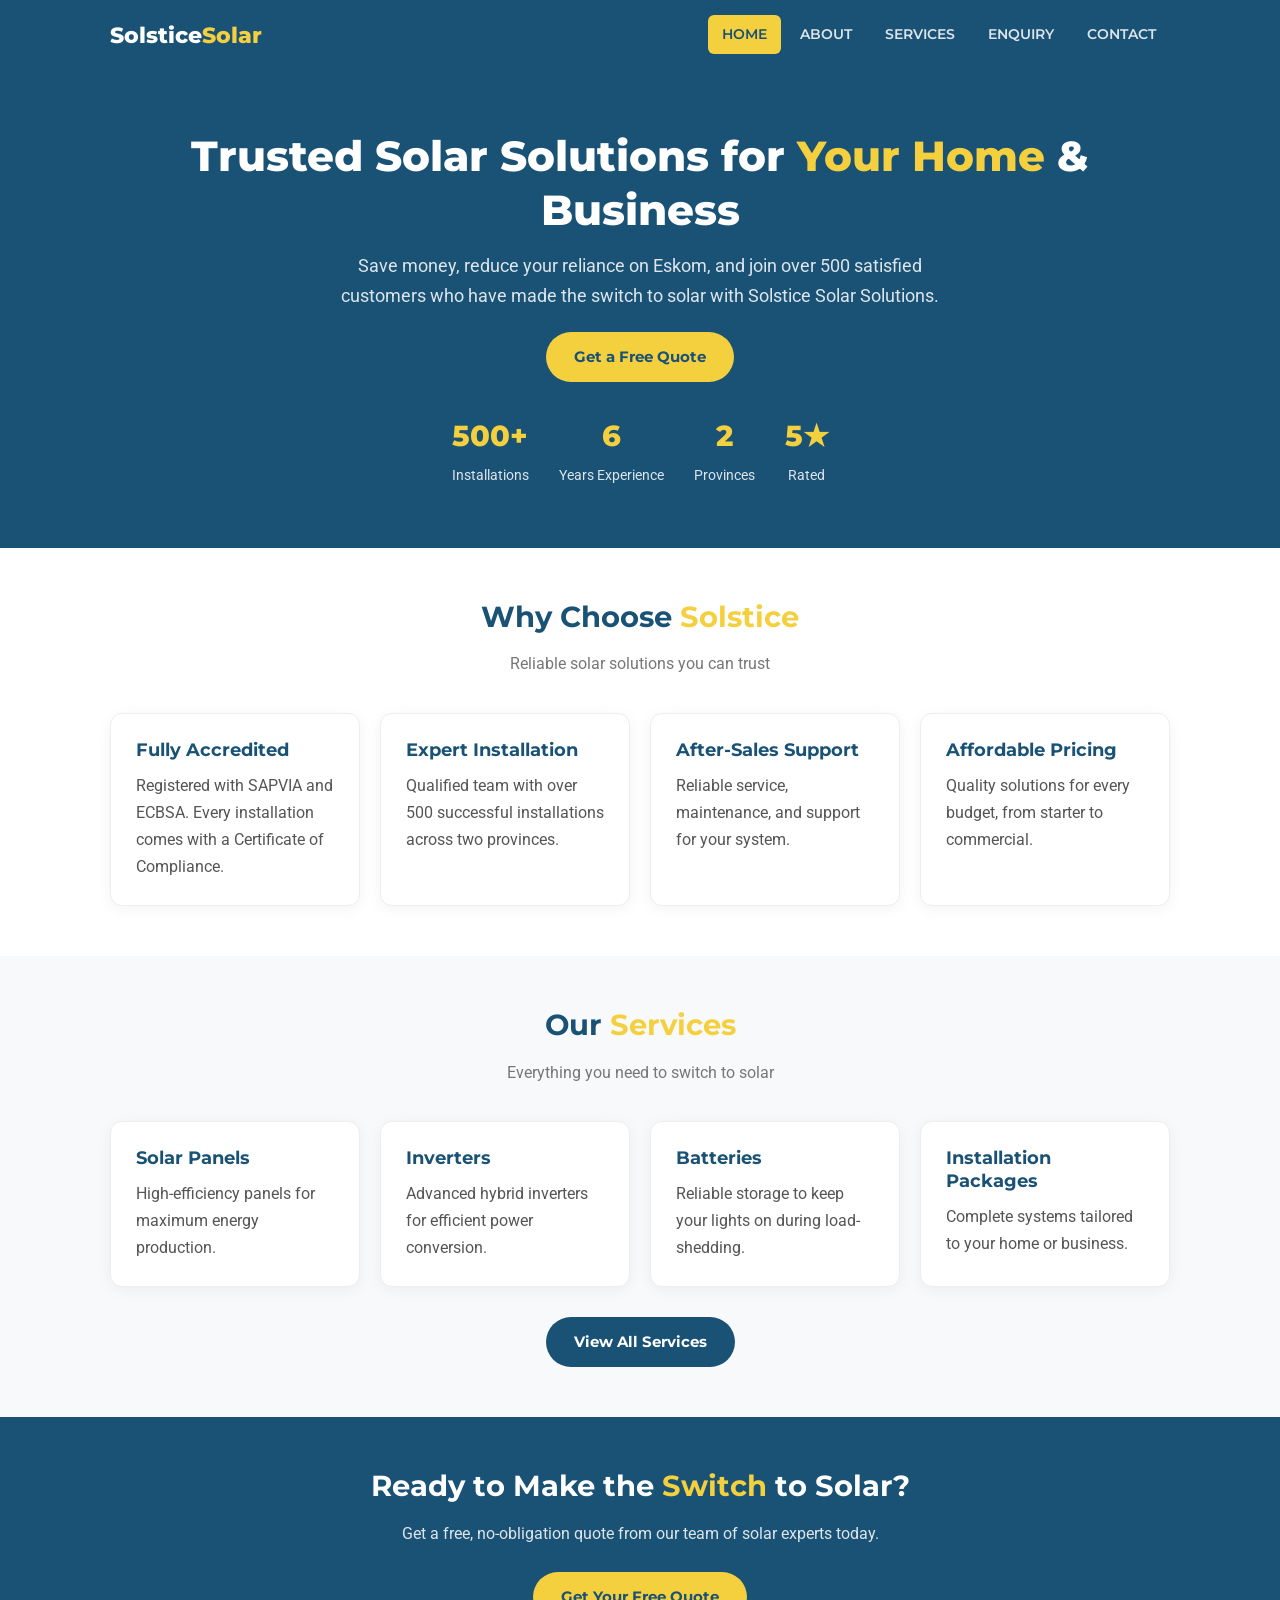
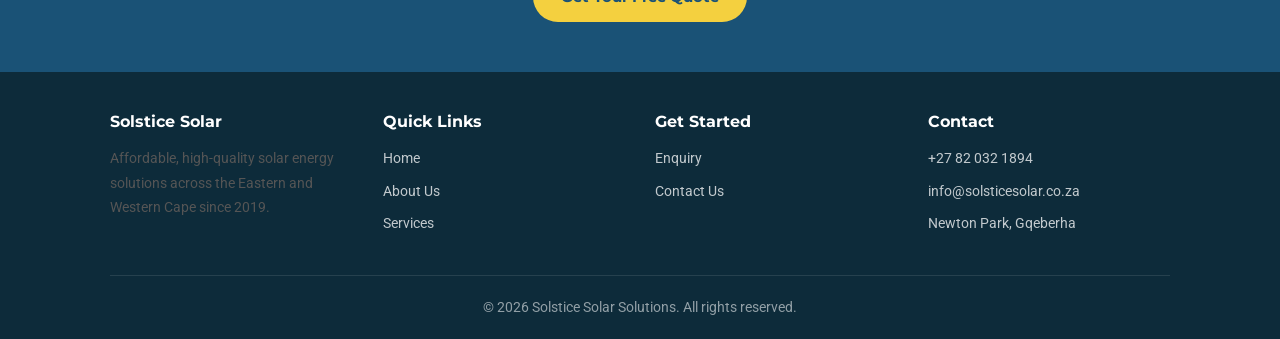
<file: index.html>
<!DOCTYPE html>
<html lang="en">
<head>
    <meta charset="UTF-8">
    <meta name="viewport" content="width=device-width, initial-scale=1.0">
    <title>Solstice Solar Solutions | Home</title>
    <link rel="stylesheet" href="./css/style.css">
    <link href="https://fonts.googleapis.com/css2?family=Montserrat:wght@600;700;800&family=Roboto:wght@400;500&display=swap" rel="stylesheet">
</head>
<body>

    <header>
        <div class="container">
            <a href="index.html" class="logo">Solstice<span>Solar</span></a>
            <nav>
                <a href="index.html" class="active">Home</a>
                <a href="about.html">About</a>
                <a href="services.html">Services</a>
                <a href="enquiry.html">Enquiry</a>
                <a href="contact.html">Contact</a>
            </nav>
        </div>
    </header>

    <section class="hero">
        <div class="container">
            <h1>Trusted Solar Solutions for <span>Your Home</span> &amp; Business</h1>
            <p>Save money, reduce your reliance on Eskom, and join over 500 satisfied customers who have made the switch to solar with Solstice Solar Solutions.</p>
            <a href="enquiry.html" class="btn btn-yellow">Get a Free Quote</a>

            <div class="stats">
                <div class="stat"><span class="number">500+</span><span class="label">Installations</span></div>
                <div class="stat"><span class="number">6</span><span class="label">Years Experience</span></div>
                <div class="stat"><span class="number">2</span><span class="label">Provinces</span></div>
                <div class="stat"><span class="number">5★</span><span class="label">Rated</span></div>
            </div>
        </div>
    </section>

    <section class="section">
        <div class="container">
            <div class="section-title">
                <h2>Why Choose <span>Solstice</span></h2>
                <p>Reliable solar solutions you can trust</p>
            </div>
            <div class="card-grid">
                <div class="card">
                    <h4>Fully Accredited</h4>
                    <p>Registered with SAPVIA and ECBSA. Every installation comes with a Certificate of Compliance.</p>
                </div>
                <div class="card">
                    <h4>Expert Installation</h4>
                    <p>Qualified team with over 500 successful installations across two provinces.</p>
                </div>
                <div class="card">
                    <h4>After-Sales Support</h4>
                    <p>Reliable service, maintenance, and support for your system.</p>
                </div>
                <div class="card">
                    <h4>Affordable Pricing</h4>
                    <p>Quality solutions for every budget, from starter to commercial.</p>
                </div>
            </div>
        </div>
    </section>

    <section class="section-grey">
        <div class="container">
            <div class="section-title">
                <h2>Our <span>Services</span></h2>
                <p>Everything you need to switch to solar</p>
            </div>
            <div class="card-grid">
                <div class="card">
                    <h4>Solar Panels</h4>
                    <p>High-efficiency panels for maximum energy production.</p>
                </div>
                <div class="card">
                    <h4>Inverters</h4>
                    <p>Advanced hybrid inverters for efficient power conversion.</p>
                </div>
                <div class="card">
                    <h4>Batteries</h4>
                    <p>Reliable storage to keep your lights on during load-shedding.</p>
                </div>
                <div class="card">
                    <h4>Installation Packages</h4>
                    <p>Complete systems tailored to your home or business.</p>
                </div>
            </div>
            <div style="text-align:center; margin-top:30px;">
                <a href="services.html" class="btn btn-blue">View All Services</a>
            </div>
        </div>
    </section>

    <section class="cta">
        <div class="container">
            <h2>Ready to Make the <span>Switch</span> to Solar?</h2>
            <p>Get a free, no-obligation quote from our team of solar experts today.</p>
            <a href="enquiry.html" class="btn btn-yellow">Get Your Free Quote</a>
        </div>
    </section>

    <footer>
        <div class="container">
            <div class="footer-grid">
                <div>
                    <h4>Solstice Solar</h4>
                    <p>Affordable, high-quality solar energy solutions across the Eastern and Western Cape since 2019.</p>
                </div>
                <div>
                    <h4>Quick Links</h4>
                    <ul>
                        <li><a href="index.html">Home</a></li>
                        <li><a href="about.html">About Us</a></li>
                        <li><a href="services.html">Services</a></li>
                    </ul>
                </div>
                <div>
                    <h4>Get Started</h4>
                    <ul>
                        <li><a href="enquiry.html">Enquiry</a></li>
                        <li><a href="contact.html">Contact Us</a></li>
                    </ul>
                </div>
                <div>
                    <h4>Contact</h4>
                    <ul>
                        <li> <a href="tel:+27820321894">+27 82 032 1894</a></li>
                        <li> <a href="mailto:info@solsticesolar.co.za">info@solsticesolar.co.za</a></li>
                        <li> Newton Park, Gqeberha</li>
                    </ul>
                </div>
            </div>
            <div class="footer-bottom">
                &copy; 2026 Solstice Solar Solutions. All rights reserved.
            </div>
        </div>
    </footer>

</body>
</html>
</file>
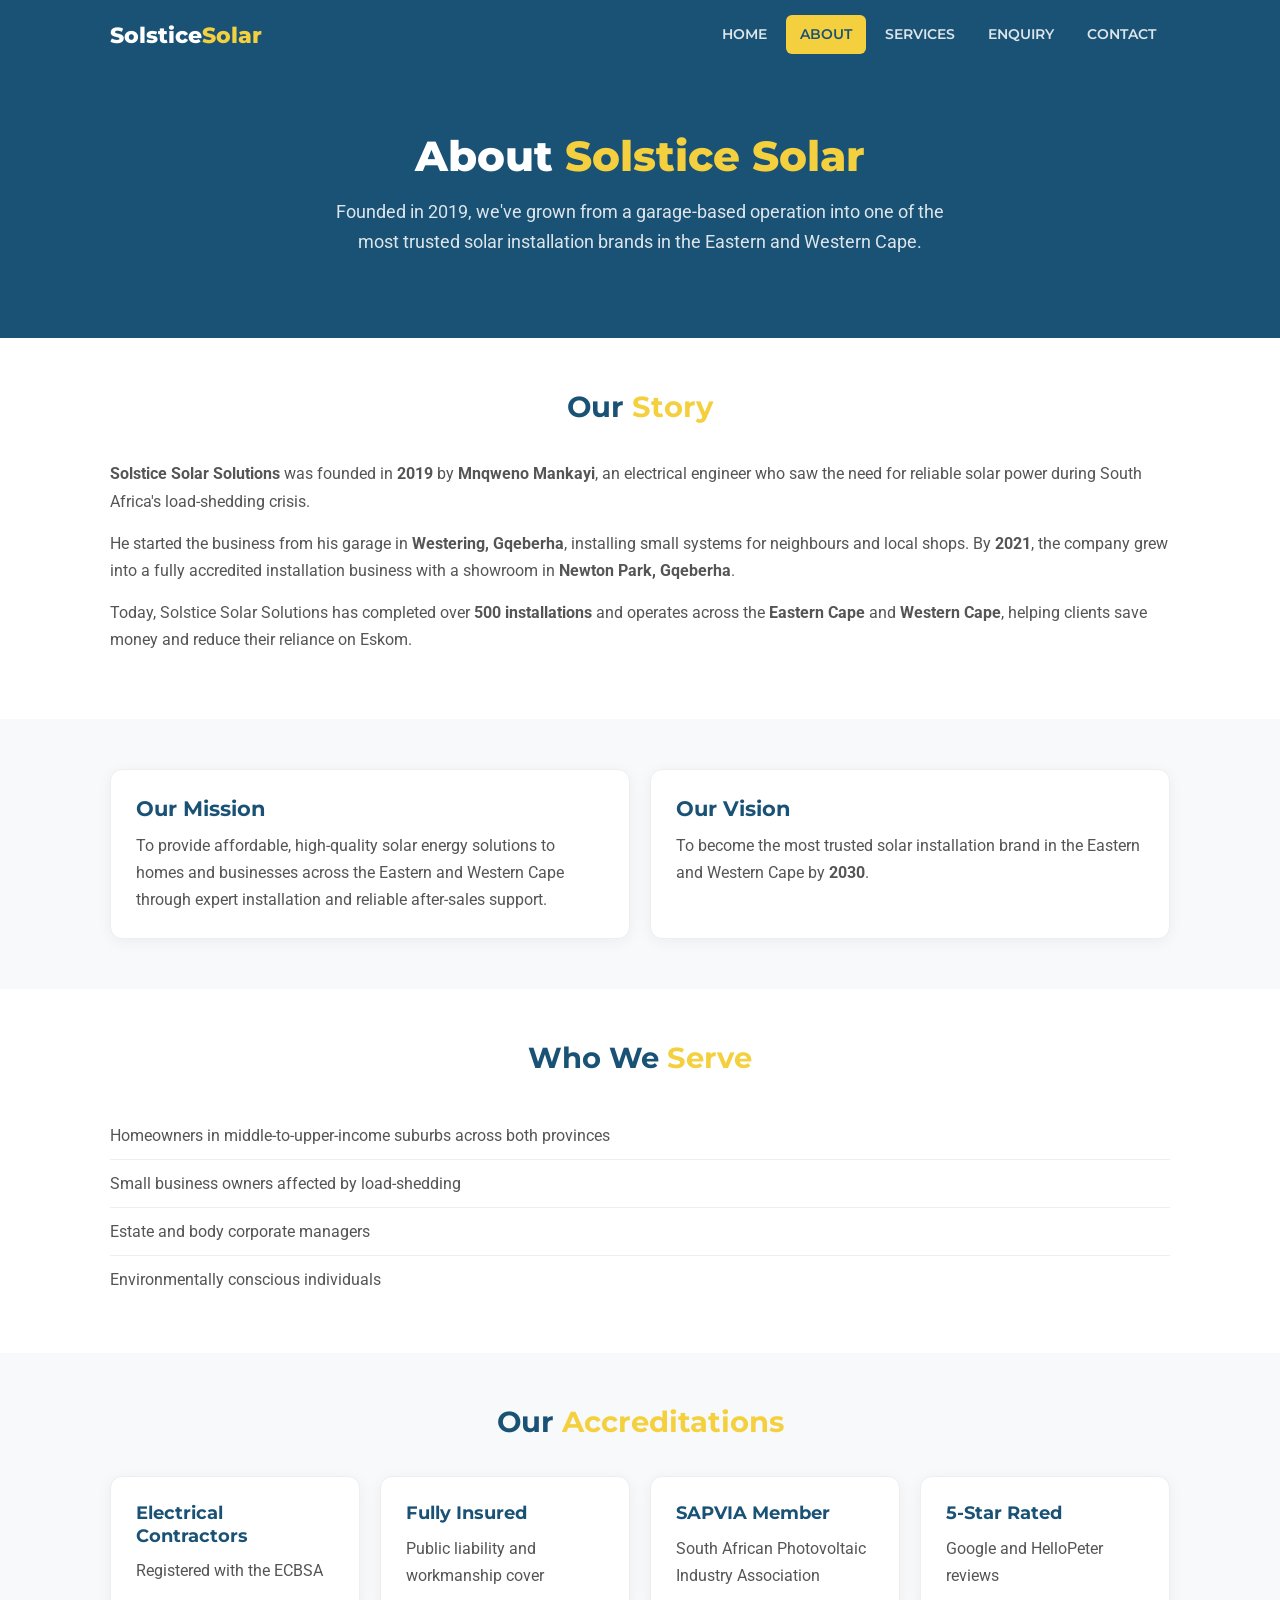
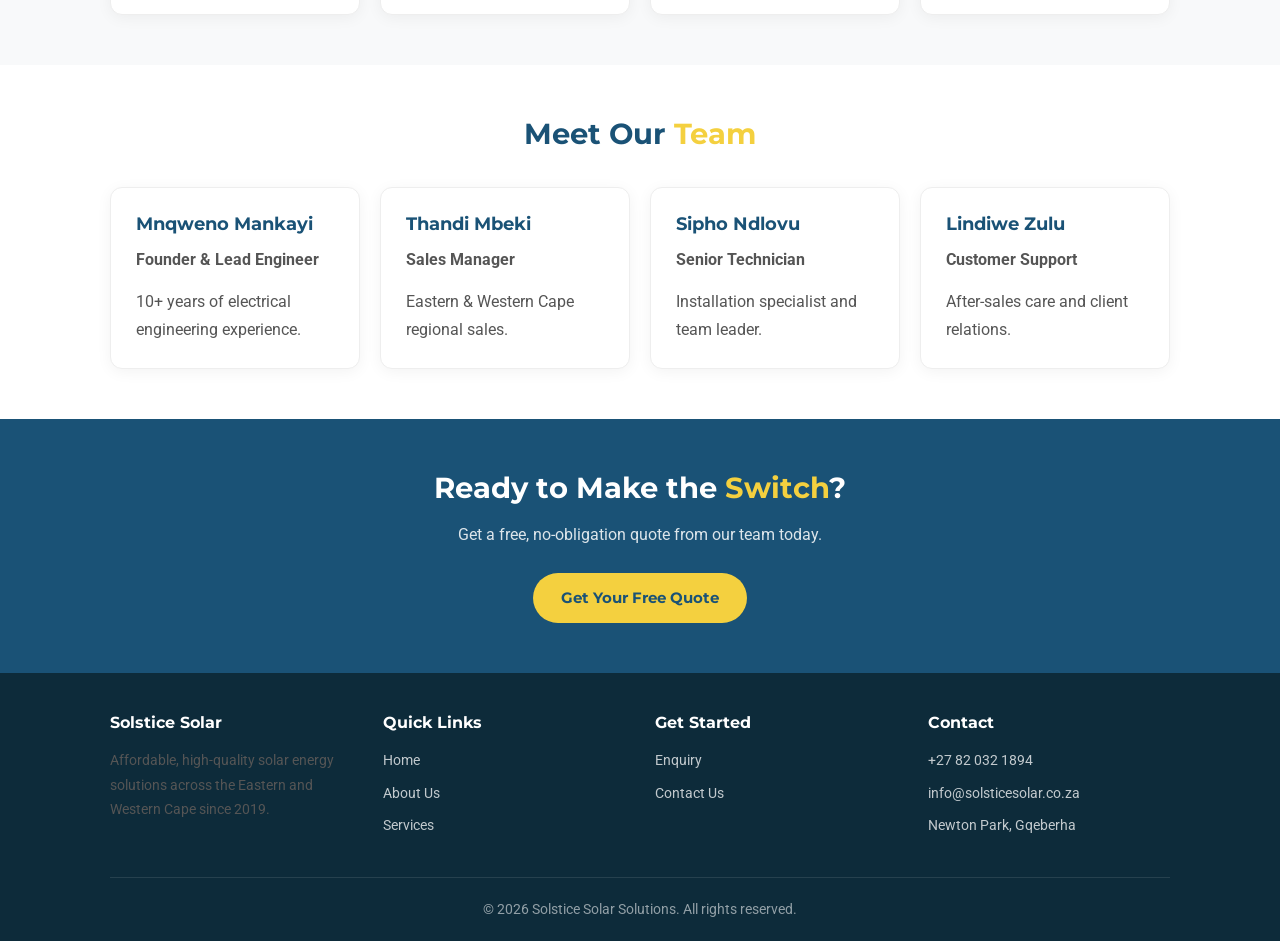
<file: about.html>
<!DOCTYPE html>
<html lang="en">
<head>
    <meta charset="UTF-8">
    <meta name="viewport" content="width=device-width, initial-scale=1.0">
    <title>Solstice Solar Solutions | About Us</title>
    <link rel="stylesheet" href="css/style.css">
    <link href="https://fonts.googleapis.com/css2?family=Montserrat:wght@600;700;800&family=Roboto:wght@400;500&display=swap" rel="stylesheet">
</head>
<body>

    <header>
        <div class="container">
            <a href="index.html" class="logo">Solstice<span>Solar</span></a>
            <nav>
                <a href="index.html">Home</a>
                <a href="about.html" class="active">About</a>
                <a href="services.html">Services</a>
                <a href="enquiry.html">Enquiry</a>
                <a href="contact.html">Contact</a>
            </nav>
        </div>
    </header>

    <section class="hero">
        <div class="container">
            <h1>About <span>Solstice Solar</span></h1>
            <p>Founded in 2019, we've grown from a garage-based operation into one of the most trusted solar installation brands in the Eastern and Western Cape.</p>
        </div>
    </section>

    <section class="section">
        <div class="container">
            <div class="section-title">
                <h2>Our <span>Story</span></h2>
            </div>
            <p><strong>Solstice Solar Solutions</strong> was founded in <strong>2019</strong> by <strong>Mnqweno Mankayi</strong>, an electrical engineer who saw the need for reliable solar power during South Africa's load-shedding crisis.</p>
            <p>He started the business from his garage in <strong>Westering, Gqeberha</strong>, installing small systems for neighbours and local shops. By <strong>2021</strong>, the company grew into a fully accredited installation business with a showroom in <strong>Newton Park, Gqeberha</strong>.</p>
            <p>Today, Solstice Solar Solutions has completed over <strong>500 installations</strong> and operates across the <strong>Eastern Cape</strong> and <strong>Western Cape</strong>, helping clients save money and reduce their reliance on Eskom.</p>
        </div>
    </section>

    <section class="section-grey">
        <div class="container">
            <div class="card-grid">
                <div class="card">
                    <h3>Our Mission</h3>
                    <p>To provide affordable, high-quality solar energy solutions to homes and businesses across the Eastern and Western Cape through expert installation and reliable after-sales support.</p>
                </div>
                <div class="card">
                    <h3>Our Vision</h3>
                    <p>To become the most trusted solar installation brand in the Eastern and Western Cape by <strong>2030</strong>.</p>
                </div>
            </div>
        </div>
    </section>

    <section class="section">
        <div class="container">
            <div class="section-title">
                <h2>Who We <span>Serve</span></h2>
            </div>
            <ul class="list-plain">
                <li> Homeowners in middle-to-upper-income suburbs across both provinces</li>
                <li> Small business owners affected by load-shedding</li>
                <li> Estate and body corporate managers</li>
                <li> Environmentally conscious individuals</li>
            </ul>
        </div>
    </section>

    <section class="section-grey">
        <div class="container">
            <div class="section-title">
                <h2>Our <span>Accreditations</span></h2>
            </div>
            <div class="card-grid">
                <div class="card">
                    <h4>Electrical Contractors</h4>
                    <p>Registered with the ECBSA</p>
                </div>
                <div class="card">
                    <h4>Fully Insured</h4>
                    <p>Public liability and workmanship cover</p>
                </div>
                <div class="card">
                    <h4>SAPVIA Member</h4>
                    <p>South African Photovoltaic Industry Association</p>
                </div>
                <div class="card">
                    <h4>5-Star Rated</h4>
                    <p>Google and HelloPeter reviews</p>
                </div>
            </div>
        </div>
    </section>

    <section class="section">
        <div class="container">
            <div class="section-title">
                <h2>Meet Our <span>Team</span></h2>
            </div>
            <div class="card-grid">
                <div class="card">
                    <h4>Mnqweno Mankayi</h4>
                    <p><strong>Founder &amp; Lead Engineer</strong></p>
                    <p>10+ years of electrical engineering experience.</p>
                </div>
                <div class="card">
                    <h4>Thandi Mbeki</h4>
                    <p><strong>Sales Manager</strong></p>
                    <p>Eastern &amp; Western Cape regional sales.</p>
                </div>
                <div class="card">
                    <h4>Sipho Ndlovu</h4>
                    <p><strong>Senior Technician</strong></p>
                    <p>Installation specialist and team leader.</p>
                </div>
                <div class="card">
                    <h4>Lindiwe Zulu</h4>
                    <p><strong>Customer Support</strong></p>
                    <p>After-sales care and client relations.</p>
                </div>
            </div>
        </div>
    </section>

    <section class="cta">
        <div class="container">
            <h2>Ready to Make the <span>Switch</span>?</h2>
            <p>Get a free, no-obligation quote from our team today.</p>
            <a href="enquiry.html" class="btn btn-yellow">Get Your Free Quote</a>
        </div>
    </section>

    <footer>
        <div class="container">
            <div class="footer-grid">
                <div>
                    <h4>Solstice Solar</h4>
                    <p>Affordable, high-quality solar energy solutions across the Eastern and Western Cape since 2019.</p>
                </div>
                <div>
                    <h4>Quick Links</h4>
                    <ul>
                        <li><a href="index.html">Home</a></li>
                        <li><a href="about.html">About Us</a></li>
                        <li><a href="services.html">Services</a></li>
                    </ul>
                </div>
                <div>
                    <h4>Get Started</h4>
                    <ul>
                        <li><a href="enquiry.html">Enquiry</a></li>
                        <li><a href="contact.html">Contact Us</a></li>
                    </ul>
                </div>
                <div>
                    <h4>Contact</h4>
                    <ul>
                        <li> <a href="tel:+27820321894">+27 82 032 1894</a></li>
                        <li> <a href="mailto:info@solsticesolar.co.za">info@solsticesolar.co.za</a></li>
                        <li> Newton Park, Gqeberha</li>
                    </ul>
                </div>
            </div>
            <div class="footer-bottom">
                &copy; 2026 Solstice Solar Solutions. All rights reserved.
            </div>
        </div>
    </footer>

</body>
</html>
</file>
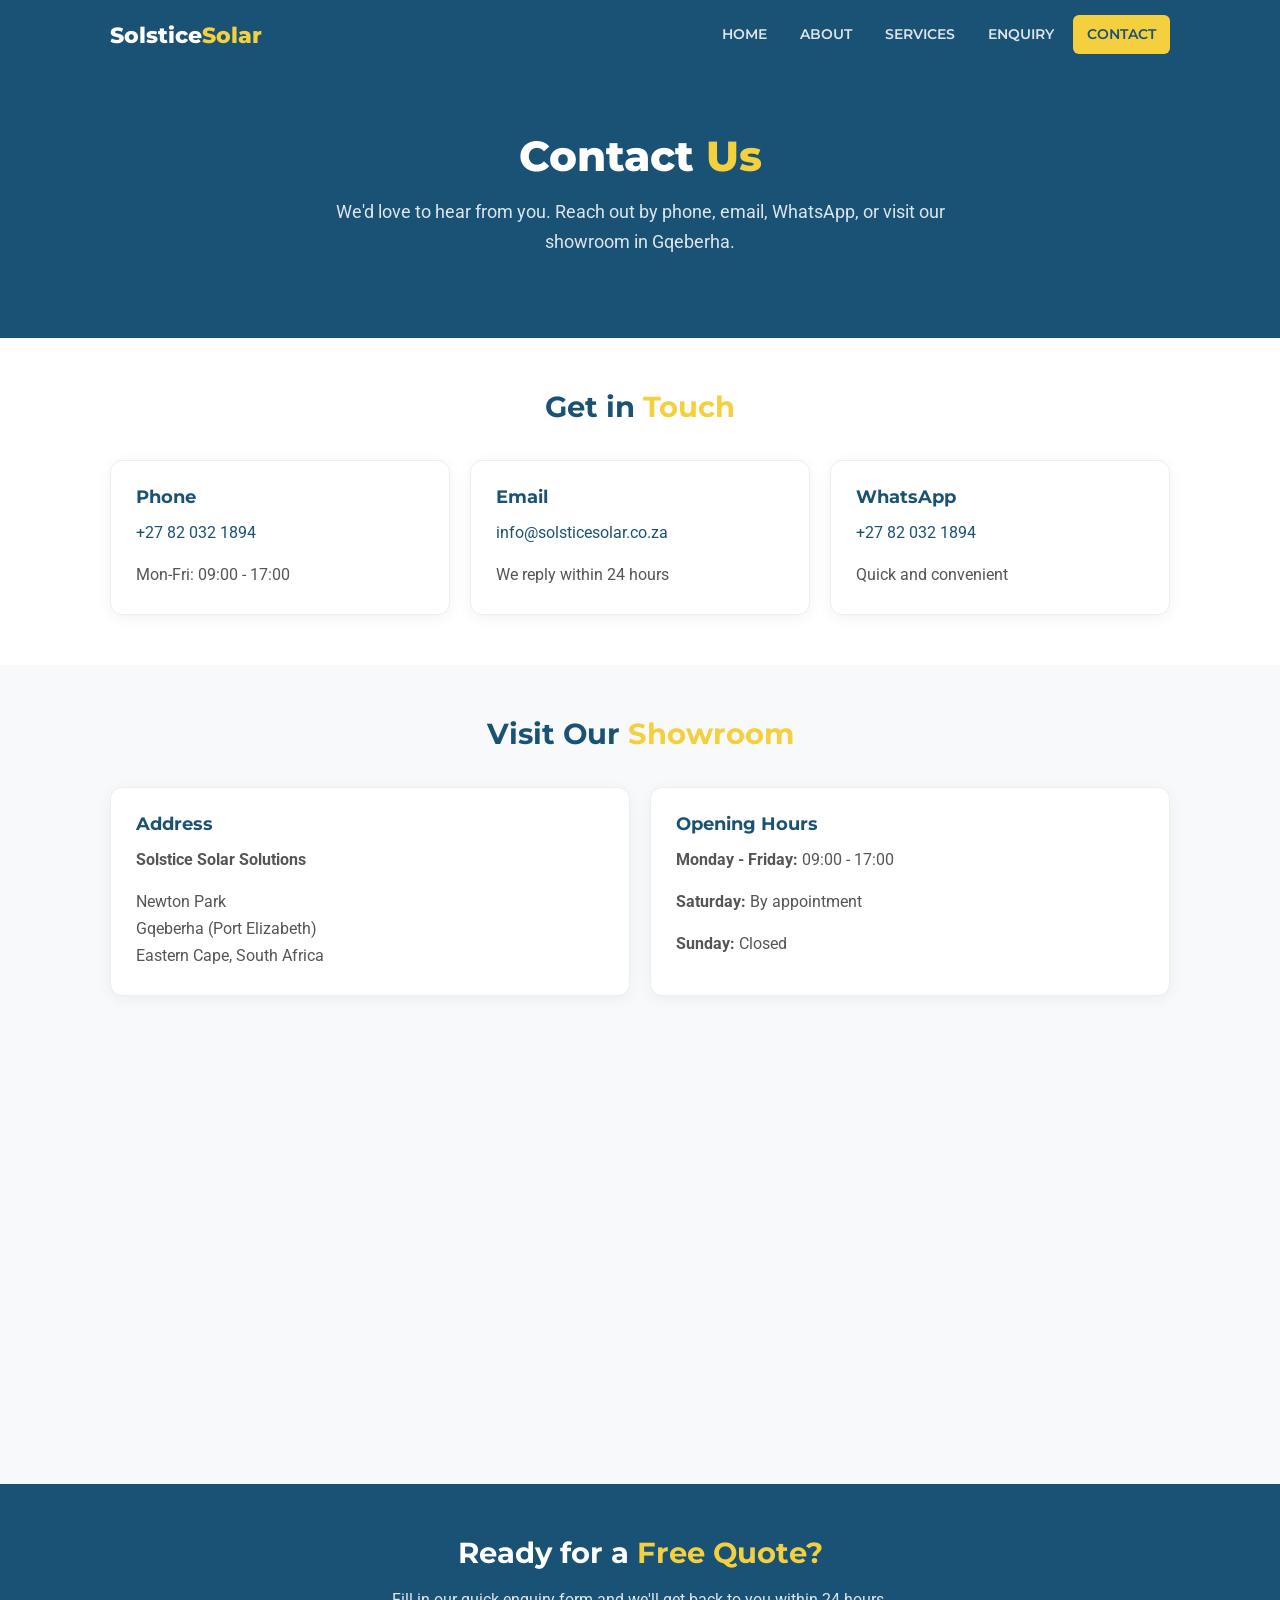
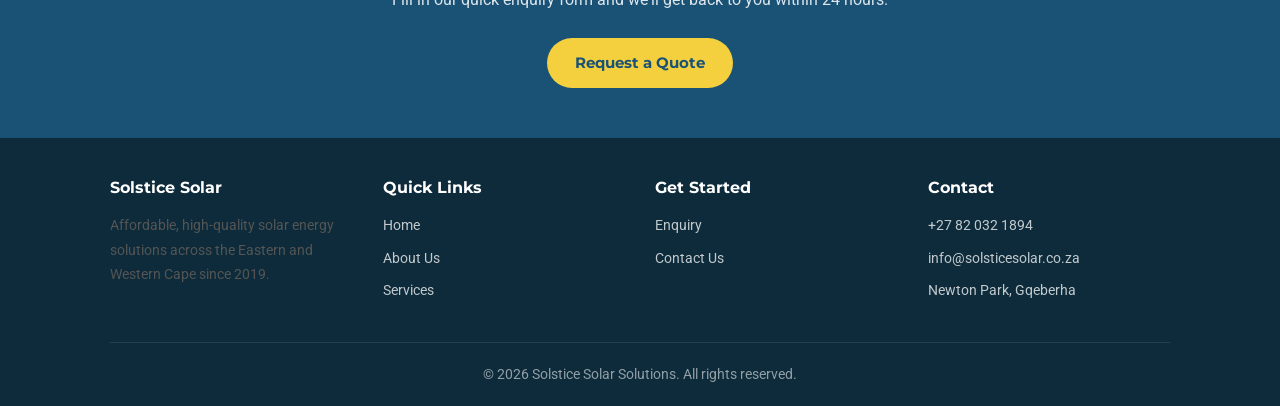
<file: contact.html>
<!DOCTYPE html>
<html lang="en">
<head>
    <meta charset="UTF-8">
    <meta name="viewport" content="width=device-width, initial-scale=1.0">
    <title>Solstice Solar Solutions | Contact Us</title>
    <link rel="stylesheet" href="css/style.css">
    <link href="https://fonts.googleapis.com/css2?family=Montserrat:wght@600;700;800&family=Roboto:wght@400;500&display=swap" rel="stylesheet">
</head>
<body>

    <header>
        <div class="container">
            <a href="index.html" class="logo">Solstice<span>Solar</span></a>
            <nav>
                <a href="index.html">Home</a>
                <a href="about.html">About</a>
                <a href="services.html">Services</a>
                <a href="enquiry.html">Enquiry</a>
                <a href="contact.html" class="active">Contact</a>
            </nav>
        </div>
    </header>

    <section class="hero">
        <div class="container">
            <h1>Contact <span>Us</span></h1>
            <p>We'd love to hear from you. Reach out by phone, email, WhatsApp, or visit our showroom in Gqeberha.</p>
        </div>
    </section>

    <section class="section">
        <div class="container">
            <div class="section-title">
                <h2>Get in <span>Touch</span></h2>
            </div>
            <div class="card-grid">
                <div class="card">
                    <h4> Phone</h4>
                    <p><a href="tel:+27820321894">+27 82 032 1894</a></p>
                    <p>Mon-Fri: 09:00 - 17:00</p>
                </div>
                <div class="card">
                    <h4> Email</h4>
                    <p><a href="mailto:info@solsticesolar.co.za">info@solsticesolar.co.za</a></p>
                    <p>We reply within 24 hours</p>
                </div>
                <div class="card">
                    <h4> WhatsApp</h4>
                    <p><a href="https://wa.me/27820321894">+27 82 032 1894</a></p>
                    <p>Quick and convenient</p>
                </div>
            </div>
        </div>
    </section>

    <section class="section-grey">
        <div class="container">
            <div class="section-title">
                <h2>Visit Our <span>Showroom</span></h2>
            </div>
            <div class="card-grid">
                <div class="card">
                    <h4> Address</h4>
                    <p><strong>Solstice Solar Solutions</strong></p>
                    <p>Newton Park<br>Gqeberha (Port Elizabeth)<br>Eastern Cape, South Africa</p>
                </div>
                <div class="card">
                    <h4> Opening Hours</h4>
                    <p><strong>Monday - Friday:</strong> 09:00 - 17:00</p>
                    <p><strong>Saturday:</strong> By appointment</p>
                    <p><strong>Sunday:</strong> Closed</p>
                </div>
            </div>

            <div style="margin-top:30px;">
                <iframe src="https://www.google.com/maps/embed?pb=!1m18!1m12!1m3!1d3309.607875483048!2d25.576418327463273!3d-33.951212216486304!2m3!1f0!2f0!3f0!3m2!1i1024!2i768!4f13.1!3m3!1m2!1s0x1e7ad32acf52d90f%3A0xf97a6f5c47bc1138!2sRosebank%20College%20Nelson%20Mandela%20Bay!5e0!3m2!1sen!2sza!4v1786087829760!5m2!1sen!2sza" width="100%" height="400" style="border:0;border-radius:12px;" allowfullscreen="" loading="lazy"></iframe>
            </div>
        </div>
    </section>

    <section class="cta">
        <div class="container">
            <h2>Ready for a <span>Free Quote?</span></h2>
            <p>Fill in our quick enquiry form and we'll get back to you within 24 hours.</p>
            <a href="enquiry.html" class="btn btn-yellow">Request a Quote</a>
        </div>
    </section>

    <footer>
        <div class="container">
            <div class="footer-grid">
                <div>
                    <h4>Solstice Solar</h4>
                    <p>Affordable, high-quality solar energy solutions across the Eastern and Western Cape since 2019.</p>
                </div>
                <div>
                    <h4>Quick Links</h4>
                    <ul>
                        <li><a href="index.html">Home</a></li>
                        <li><a href="about.html">About Us</a></li>
                        <li><a href="services.html">Services</a></li>
                    </ul>
                </div>
                <div>
                    <h4>Get Started</h4>
                    <ul>
                        <li><a href="enquiry.html">Enquiry</a></li>
                        <li><a href="contact.html">Contact Us</a></li>
                    </ul>
                </div>
                <div>
                    <h4>Contact</h4>
                    <ul>
                        <li> <a href="tel:+27820321894">+27 82 032 1894</a></li>
                        <li> <a href="mailto:info@solsticesolar.co.za">info@solsticesolar.co.za</a></li>
                        <li> Newton Park, Gqeberha</li>
                    </ul>
                </div>
            </div>
            <div class="footer-bottom">
                &copy; 2026 Solstice Solar Solutions. All rights reserved.
            </div>
        </div>
    </footer>

</body>
</html>
</file>
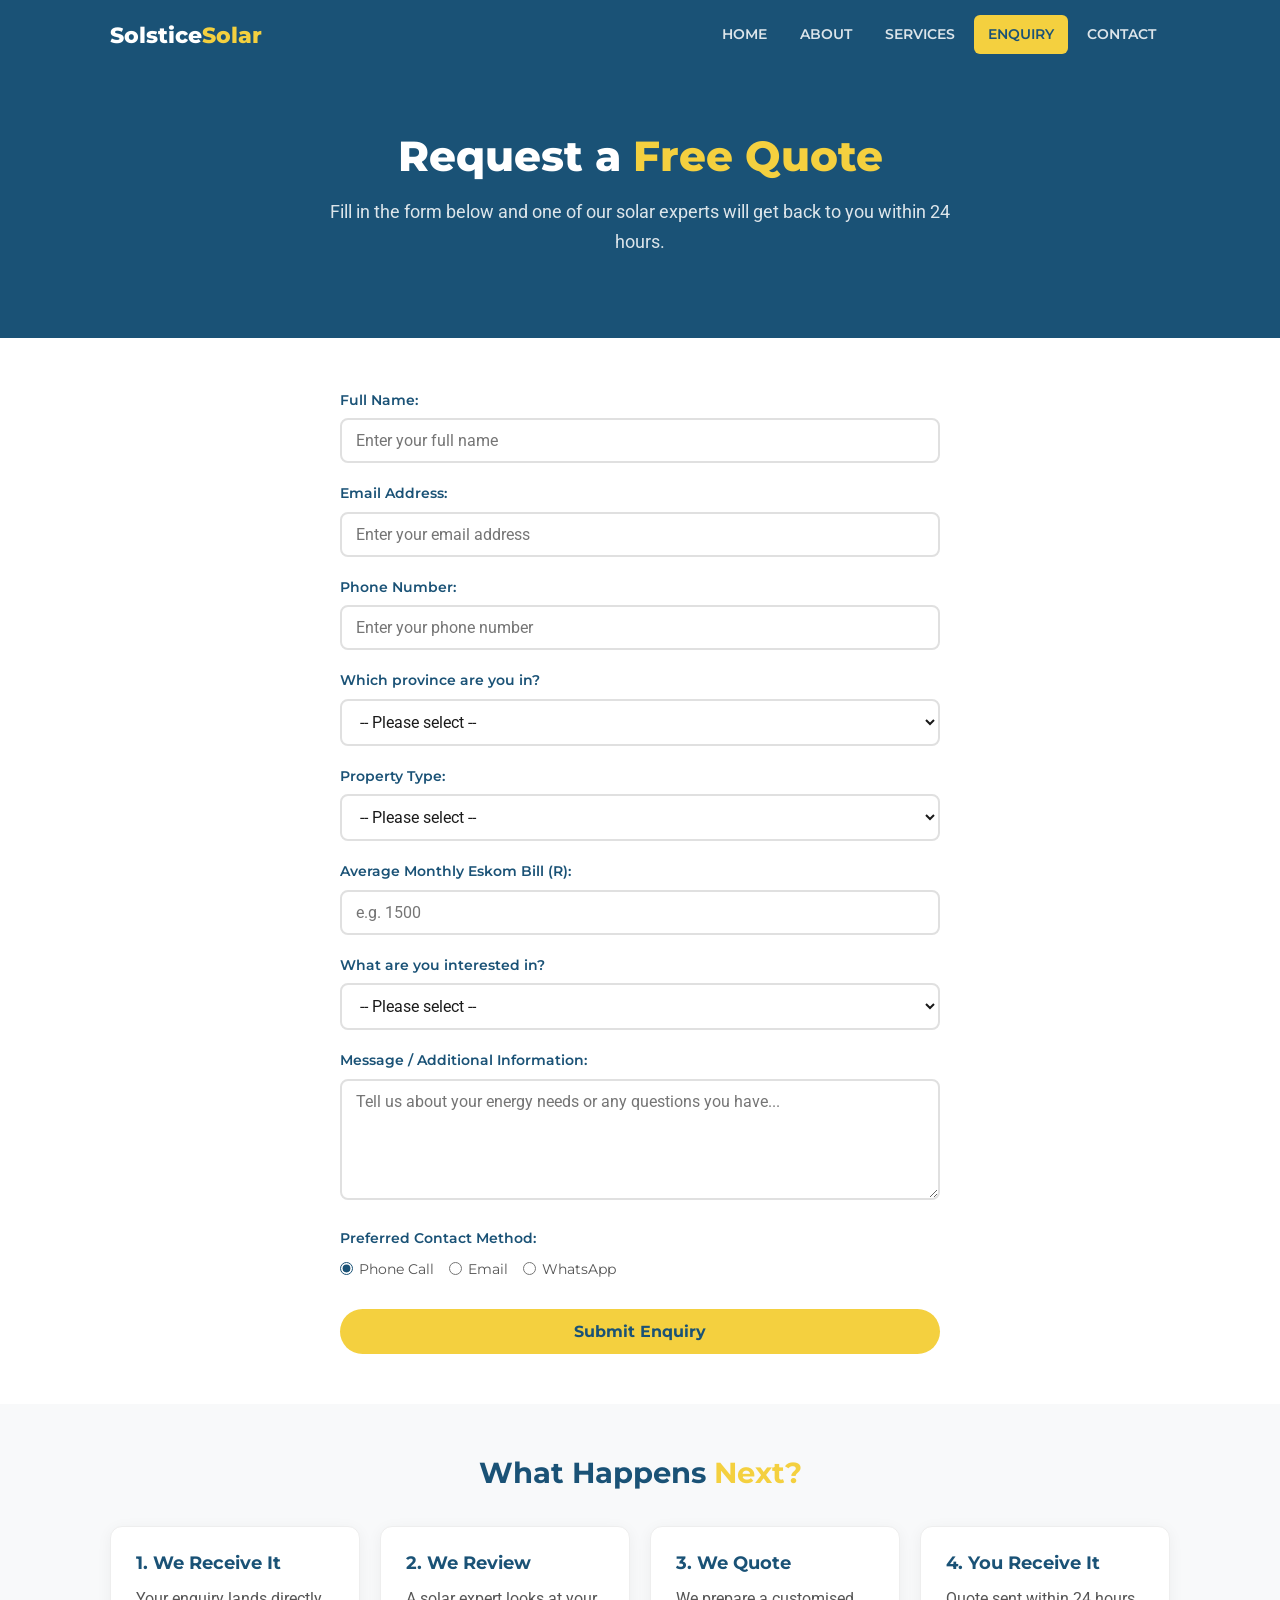
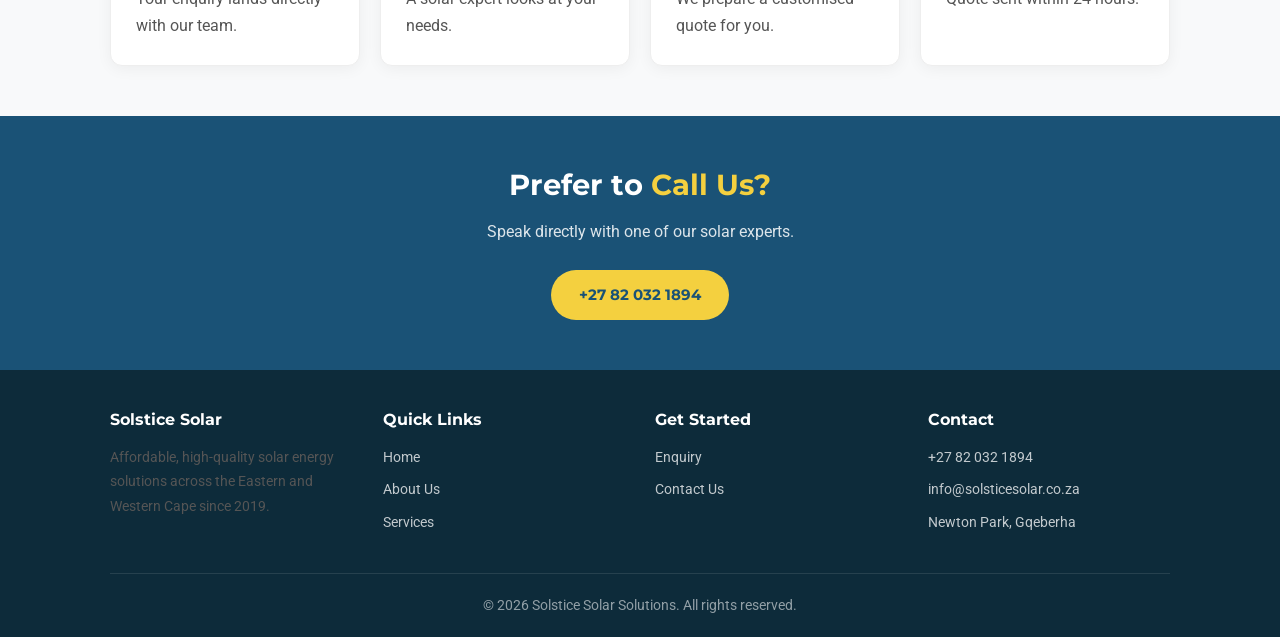
<file: enquiry.html>
<!DOCTYPE html>
<html lang="en">
<head>
    <meta charset="UTF-8">
    <meta name="viewport" content="width=device-width, initial-scale=1.0">
    <title>Solstice Solar Solutions | Enquiry</title>
    <link rel="stylesheet" href="css/style.css">
    <link href="https://fonts.googleapis.com/css2?family=Montserrat:wght@600;700;800&family=Roboto:wght@400;500&display=swap" rel="stylesheet">
</head>
<body>

    <header>
        <div class="container">
            <a href="index.html" class="logo">Solstice<span>Solar</span></a>
            <nav>
                <a href="index.html">Home</a>
                <a href="about.html">About</a>
                <a href="services.html">Services</a>
                <a href="enquiry.html" class="active">Enquiry</a>
                <a href="contact.html">Contact</a>
            </nav>
        </div>
    </header>

    <section class="hero">
        <div class="container">
            <h1>Request a <span>Free Quote</span></h1>
            <p>Fill in the form below and one of our solar experts will get back to you within 24 hours.</p>
        </div>
    </section>

    <section class="section">
        <div class="container">
            <form action="#" method="POST">

                <div class="form-group">
                    <label for="fullname">Full Name:</label>
                    <input type="text" id="fullname" name="fullname" placeholder="Enter your full name" required>
                </div>

                <div class="form-group">
                    <label for="email">Email Address:</label>
                    <input type="email" id="email" name="email" placeholder="Enter your email address" required>
                </div>

                <div class="form-group">
                    <label for="phone">Phone Number:</label>
                    <input type="tel" id="phone" name="phone" placeholder="Enter your phone number" required>
                </div>

                <div class="form-group">
                    <label for="province">Which province are you in?</label>
                    <select id="province" name="province" required>
                        <option value="">-- Please select --</option>
                        <option value="eastern-cape">Eastern Cape</option>
                        <option value="western-cape">Western Cape</option>
                        <option value="other">Other</option>
                    </select>
                </div>

                <div class="form-group">
                    <label for="property">Property Type:</label>
                    <select id="property" name="property" required>
                        <option value="">-- Please select --</option>
                        <option value="home">Home / House</option>
                        <option value="estate">Estate / Body Corporate</option>
                        <option value="business">Business / Office</option>
                        <option value="farm">Farm / Agricultural</option>
                        <option value="other">Other</option>
                    </select>
                </div>

                <div class="form-group">
                    <label for="bill">Average Monthly Eskom Bill (R):</label>
                    <input type="number" id="bill" name="bill" placeholder="e.g. 1500" min="0">
                </div>

                <div class="form-group">
                    <label for="interest">What are you interested in?</label>
                    <select id="interest" name="interest" required>
                        <option value="">-- Please select --</option>
                        <option value="panels">Solar Panels Only</option>
                        <option value="inverter">Inverter Only</option>
                        <option value="battery">Battery Only</option>
                        <option value="full-system">Full System (Panels + Inverter + Battery)</option>
                        <option value="consultation">Consultation / Advice</option>
                    </select>
                </div>

                <div class="form-group">
                    <label for="message">Message / Additional Information:</label>
                    <textarea id="message" name="message" rows="5" placeholder="Tell us about your energy needs or any questions you have..."></textarea>
                </div>

                <div class="form-group">
                    <label>Preferred Contact Method:</label>
                    <div class="radio-group">
                        <label><input type="radio" name="contact_method" value="phone" checked> Phone Call</label>
                        <label><input type="radio" name="contact_method" value="email"> Email</label>
                        <label><input type="radio" name="contact_method" value="whatsapp"> WhatsApp</label>
                    </div>
                </div>

                <button type="submit">Submit Enquiry</button>
            </form>
        </div>
    </section>

    <section class="section-grey">
        <div class="container">
            <div class="section-title">
                <h2>What Happens <span>Next?</span></h2>
            </div>
            <div class="card-grid">
                <div class="card">
                    <h4>1. We Receive It</h4>
                    <p>Your enquiry lands directly with our team.</p>
                </div>
                <div class="card">
                    <h4>2. We Review</h4>
                    <p>A solar expert looks at your needs.</p>
                </div>
                <div class="card">
                    <h4>3. We Quote</h4>
                    <p>We prepare a customised quote for you.</p>
                </div>
                <div class="card">
                    <h4>4. You Receive It</h4>
                    <p>Quote sent within 24 hours.</p>
                </div>
            </div>
        </div>
    </section>

    <section class="cta">
        <div class="container">
            <h2>Prefer to <span>Call Us?</span></h2>
            <p>Speak directly with one of our solar experts.</p>
            <a href="tel:+27820321894" class="btn btn-yellow">+27 82 032 1894</a>
        </div>
    </section>

    <footer>
        <div class="container">
            <div class="footer-grid">
                <div>
                    <h4>Solstice Solar</h4>
                    <p>Affordable, high-quality solar energy solutions across the Eastern and Western Cape since 2019.</p>
                </div>
                <div>
                    <h4>Quick Links</h4>
                    <ul>
                        <li><a href="index.html">Home</a></li>
                        <li><a href="about.html">About Us</a></li>
                        <li><a href="services.html">Services</a></li>
                    </ul>
                </div>
                <div>
                    <h4>Get Started</h4>
                    <ul>
                        <li><a href="enquiry.html">Enquiry</a></li>
                        <li><a href="contact.html">Contact Us</a></li>
                    </ul>
                </div>
                <div>
                    <h4>Contact</h4>
                    <ul>
                        <li> <a href="tel:+27820321894">+27 82 032 1894</a></li>
                        <li> <a href="mailto:info@solsticesolar.co.za">info@solsticesolar.co.za</a></li>
                        <li> Newton Park, Gqeberha</li>
                    </ul>
                </div>
            </div>
            <div class="footer-bottom">
                &copy; 2026 Solstice Solar Solutions. All rights reserved.
            </div>
        </div>
    </footer>

</body>
</html>
</file>
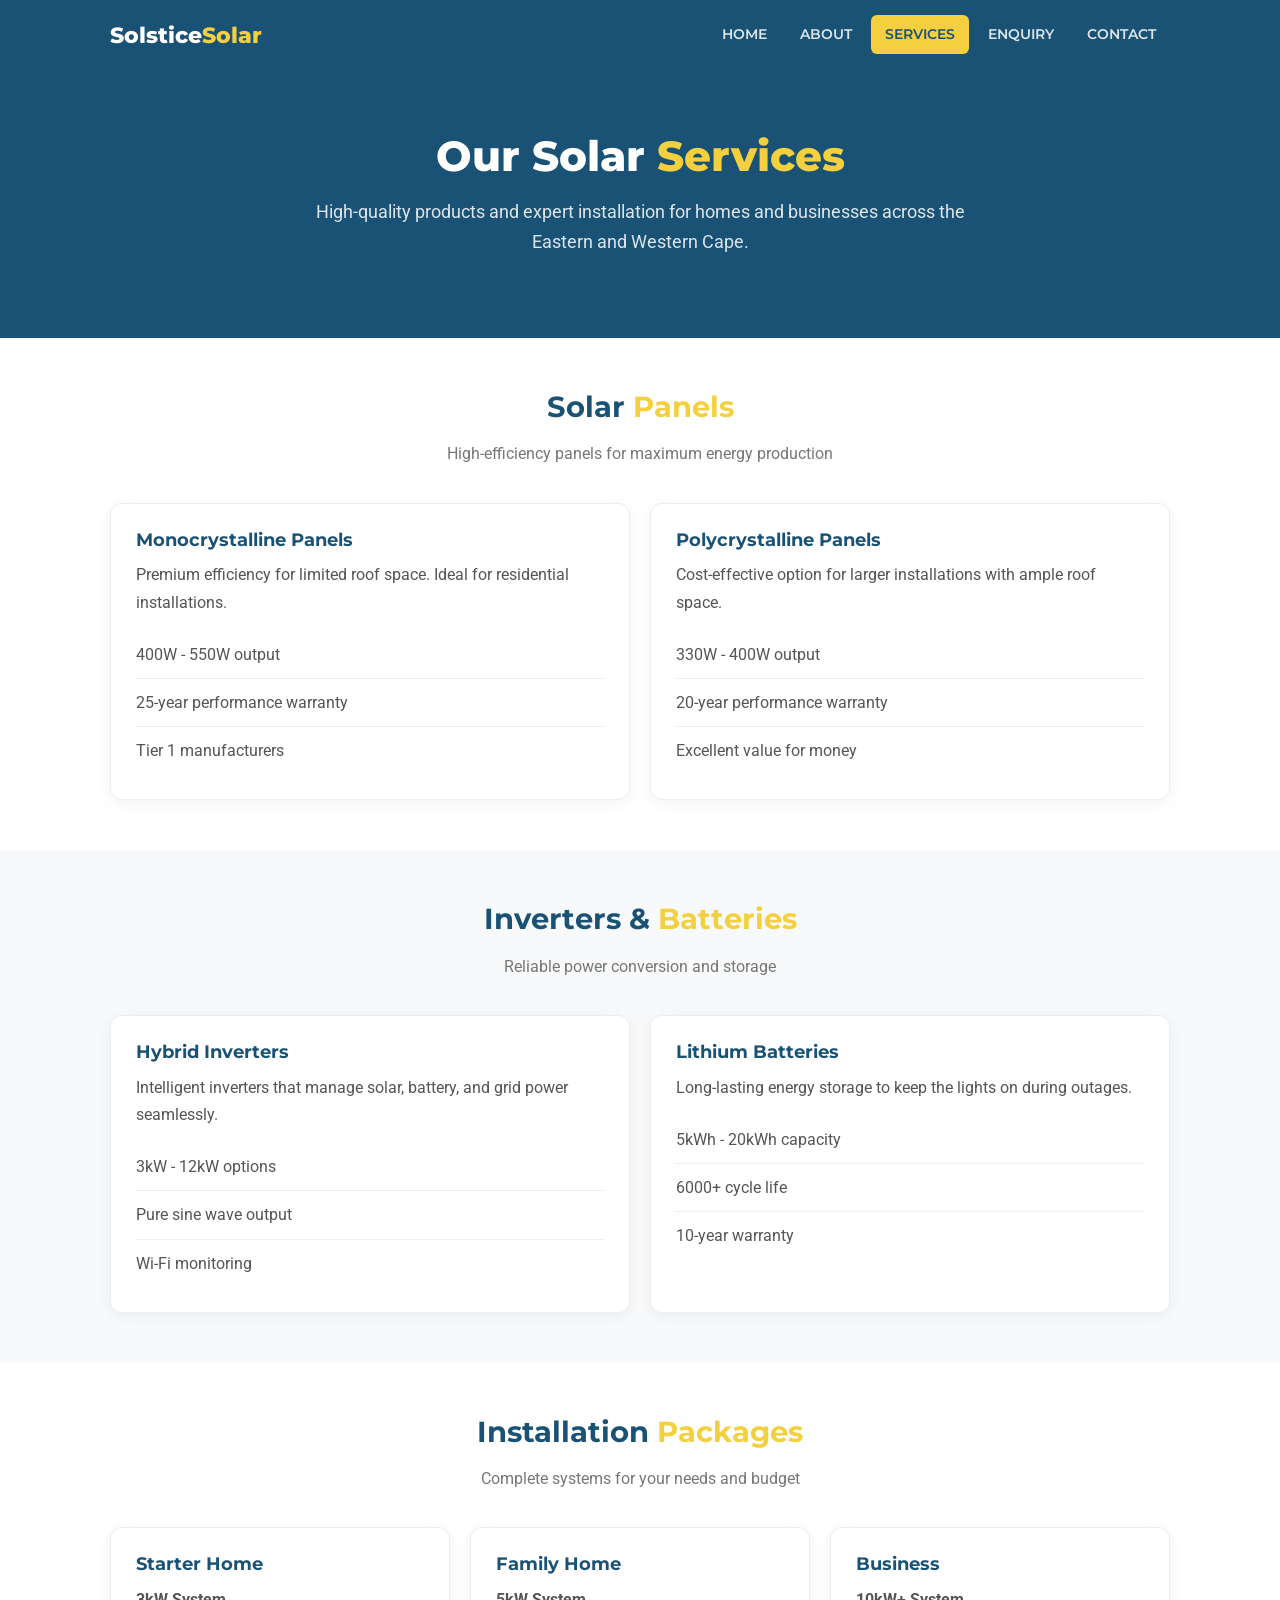
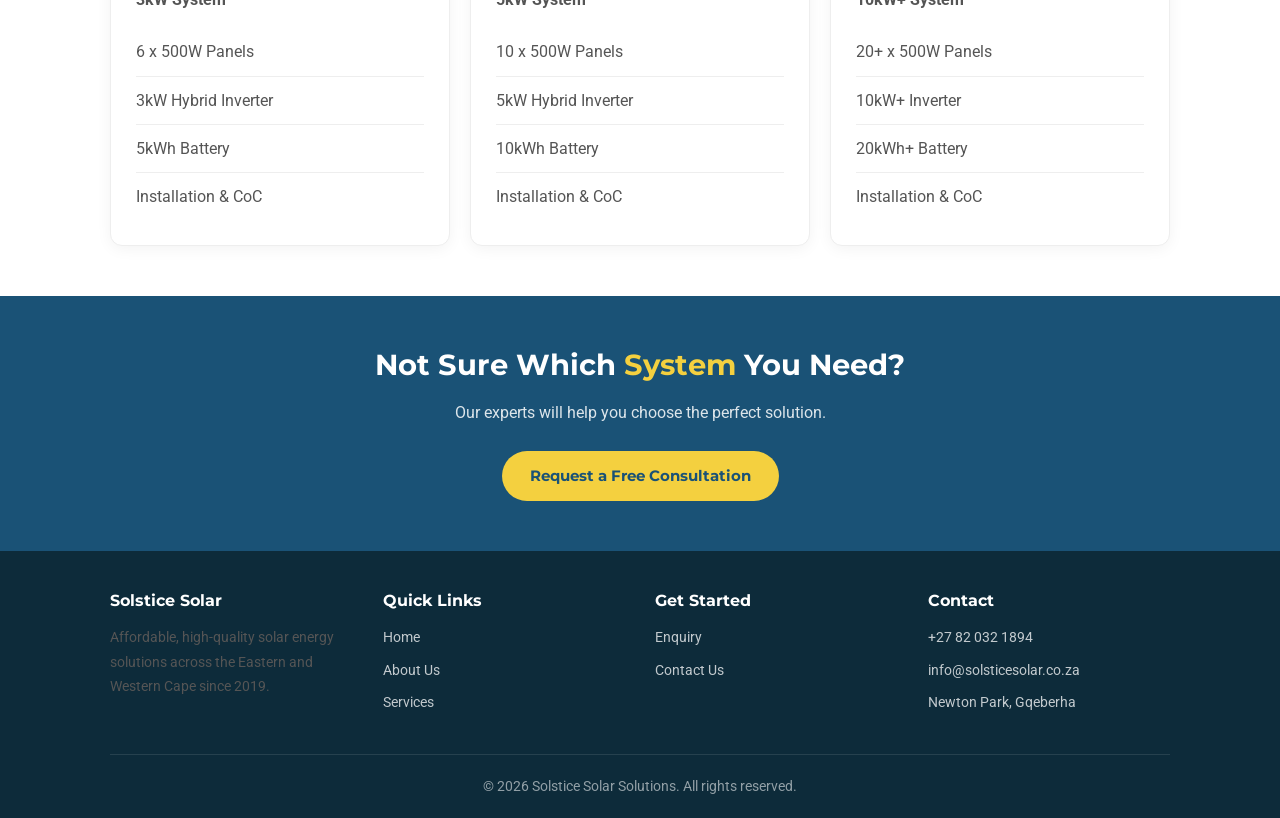
<file: service.html>
<!DOCTYPE html>
<html lang="en">
<head>
    <meta charset="UTF-8">
    <meta name="viewport" content="width=device-width, initial-scale=1.0">
    <title>Solstice Solar Solutions | Services</title>
    <link rel="stylesheet" href="./css/style.css">
    <link href="https://fonts.googleapis.com/css2?family=Montserrat:wght@600;700;800&family=Roboto:wght@400;500&display=swap" rel="stylesheet">
</head>
<body>

    <header>
        <div class="container">
            <a href="index.html" class="logo">Solstice<span>Solar</span></a>
            <nav>
                <a href="index.html">Home</a>
                <a href="about.html">About</a>
                <a href="services.html" class="active">Services</a>
                <a href="enquiry.html">Enquiry</a>
                <a href="contact.html">Contact</a>
            </nav>
        </div>
    </header>

    <section class="hero">
        <div class="container">
            <h1>Our Solar <span>Services</span></h1>
            <p>High-quality products and expert installation for homes and businesses across the Eastern and Western Cape.</p>
        </div>
    </section>

    <section class="section">
        <div class="container">
            <div class="section-title">
                <h2>Solar <span>Panels</span></h2>
                <p>High-efficiency panels for maximum energy production</p>
            </div>
            <div class="card-grid">
                <div class="card">
                    <h4>Monocrystalline Panels</h4>
                    <p>Premium efficiency for limited roof space. Ideal for residential installations.</p>
                    <ul class="list-plain">
                        <li>400W - 550W output</li>
                        <li>25-year performance warranty</li>
                        <li>Tier 1 manufacturers</li>
                    </ul>
                </div>
                <div class="card">
                    <h4>Polycrystalline Panels</h4>
                    <p>Cost-effective option for larger installations with ample roof space.</p>
                    <ul class="list-plain">
                        <li>330W - 400W output</li>
                        <li>20-year performance warranty</li>
                        <li>Excellent value for money</li>
                    </ul>
                </div>
            </div>
        </div>
    </section>

    <section class="section-grey">
        <div class="container">
            <div class="section-title">
                <h2>Inverters &amp; <span>Batteries</span></h2>
                <p>Reliable power conversion and storage</p>
            </div>
            <div class="card-grid">
                <div class="card">
                    <h4>Hybrid Inverters</h4>
                    <p>Intelligent inverters that manage solar, battery, and grid power seamlessly.</p>
                    <ul class="list-plain">
                        <li>3kW - 12kW options</li>
                        <li>Pure sine wave output</li>
                        <li>Wi-Fi monitoring</li>
                    </ul>
                </div>
                <div class="card">
                    <h4>Lithium Batteries</h4>
                    <p>Long-lasting energy storage to keep the lights on during outages.</p>
                    <ul class="list-plain">
                        <li>5kWh - 20kWh capacity</li>
                        <li>6000+ cycle life</li>
                        <li>10-year warranty</li>
                    </ul>
                </div>
            </div>
        </div>
    </section>

    <section class="section">
        <div class="container">
            <div class="section-title">
                <h2>Installation <span>Packages</span></h2>
                <p>Complete systems for your needs and budget</p>
            </div>
            <div class="card-grid">
                <div class="card">
                    <h4>Starter Home</h4>
                    <p><strong>3kW System</strong></p>
                    <ul class="list-plain">
                        <li>6 x 500W Panels</li>
                        <li>3kW Hybrid Inverter</li>
                        <li>5kWh Battery</li>
                        <li>Installation &amp; CoC</li>
                    </ul>
                </div>
                <div class="card">
                    <h4>Family Home</h4>
                    <p><strong>5kW System</strong></p>
                    <ul class="list-plain">
                        <li>10 x 500W Panels</li>
                        <li>5kW Hybrid Inverter</li>
                        <li>10kWh Battery</li>
                        <li>Installation &amp; CoC</li>
                    </ul>
                </div>
                <div class="card">
                    <h4>Business</h4>
                    <p><strong>10kW+ System</strong></p>
                    <ul class="list-plain">
                        <li>20+ x 500W Panels</li>
                        <li>10kW+ Inverter</li>
                        <li>20kWh+ Battery</li>
                        <li>Installation &amp; CoC</li>
                    </ul>
                </div>
            </div>
        </div>
    </section>

    <section class="cta">
        <div class="container">
            <h2>Not Sure Which <span>System</span> You Need?</h2>
            <p>Our experts will help you choose the perfect solution.</p>
            <a href="enquiry.html" class="btn btn-yellow">Request a Free Consultation</a>
        </div>
    </section>

    <footer>
        <div class="container">
            <div class="footer-grid">
                <div>
                    <h4>Solstice Solar</h4>
                    <p>Affordable, high-quality solar energy solutions across the Eastern and Western Cape since 2019.</p>
                </div>
                <div>
                    <h4>Quick Links</h4>
                    <ul>
                        <li><a href="index.html">Home</a></li>
                        <li><a href="about.html">About Us</a></li>
                        <li><a href="services.html">Services</a></li>
                    </ul>
                </div>
                <div>
                    <h4>Get Started</h4>
                    <ul>
                        <li><a href="enquiry.html">Enquiry</a></li>
                        <li><a href="contact.html">Contact Us</a></li>
                    </ul>
                </div>
                <div>
                    <h4>Contact</h4>
                    <ul>
                        <li> <a href="tel:+27820321894">+27 82 032 1894</a></li>
                        <li> <a href="mailto:info@solsticesolar.co.za">info@solsticesolar.co.za</a></li>
                        <li> Newton Park, Gqeberha</li>
                    </ul>
                </div>
            </div>
            <div class="footer-bottom">
                &copy; 2026 Solstice Solar Solutions. All rights reserved.
            </div>
        </div>
    </footer>

</body>
</html>
</file>
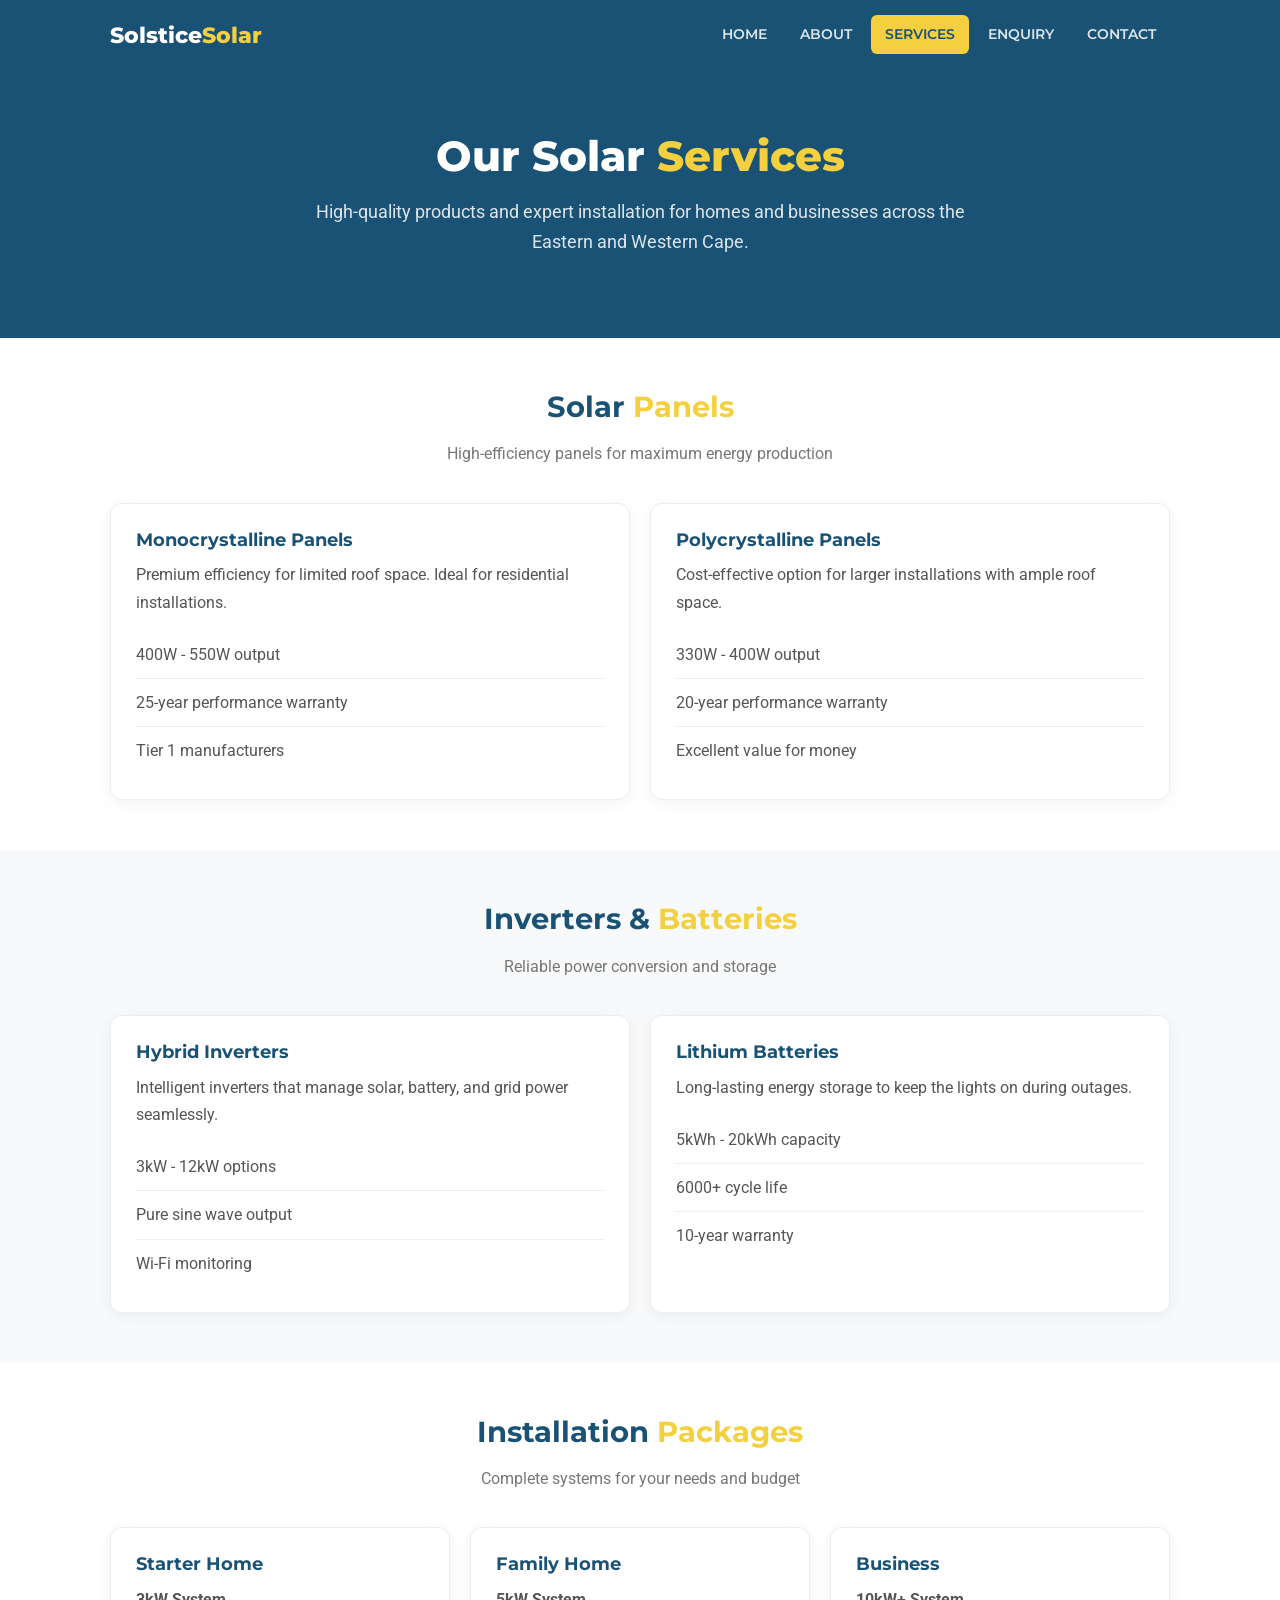
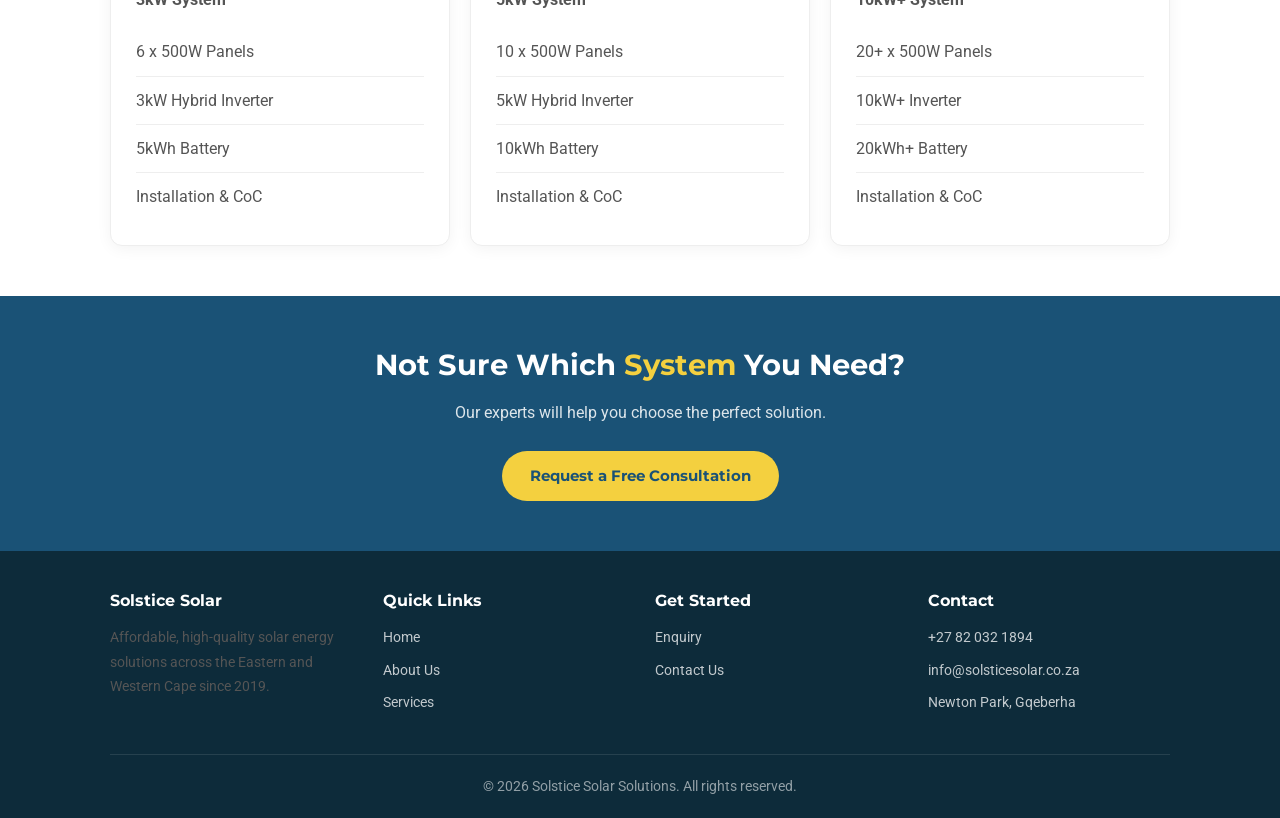
<file: services.html>
<!DOCTYPE html>
<html lang="en">
<head>
    <meta charset="UTF-8">
    <meta name="viewport" content="width=device-width, initial-scale=1.0">
    <title>Solstice Solar Solutions | Services</title>
    <link rel="stylesheet" href="./css/style.css">
    <link href="https://fonts.googleapis.com/css2?family=Montserrat:wght@600;700;800&family=Roboto:wght@400;500&display=swap" rel="stylesheet">
</head>
<body>

    <header>
        <div class="container">
            <a href="index.html" class="logo">Solstice<span>Solar</span></a>
            <nav>
                <a href="index.html">Home</a>
                <a href="about.html">About</a>
                <a href="services.html" class="active">Services</a>
                <a href="enquiry.html">Enquiry</a>
                <a href="contact.html">Contact</a>
            </nav>
        </div>
    </header>

    <section class="hero">
        <div class="container">
            <h1>Our Solar <span>Services</span></h1>
            <p>High-quality products and expert installation for homes and businesses across the Eastern and Western Cape.</p>
        </div>
    </section>

    <section class="section">
        <div class="container">
            <div class="section-title">
                <h2>Solar <span>Panels</span></h2>
                <p>High-efficiency panels for maximum energy production</p>
            </div>
            <div class="card-grid">
                <div class="card">
                    <h4>Monocrystalline Panels</h4>
                    <p>Premium efficiency for limited roof space. Ideal for residential installations.</p>
                    <ul class="list-plain">
                        <li>400W - 550W output</li>
                        <li>25-year performance warranty</li>
                        <li>Tier 1 manufacturers</li>
                    </ul>
                </div>
                <div class="card">
                    <h4>Polycrystalline Panels</h4>
                    <p>Cost-effective option for larger installations with ample roof space.</p>
                    <ul class="list-plain">
                        <li>330W - 400W output</li>
                        <li>20-year performance warranty</li>
                        <li>Excellent value for money</li>
                    </ul>
                </div>
            </div>
        </div>
    </section>

    <section class="section-grey">
        <div class="container">
            <div class="section-title">
                <h2>Inverters &amp; <span>Batteries</span></h2>
                <p>Reliable power conversion and storage</p>
            </div>
            <div class="card-grid">
                <div class="card">
                    <h4>Hybrid Inverters</h4>
                    <p>Intelligent inverters that manage solar, battery, and grid power seamlessly.</p>
                    <ul class="list-plain">
                        <li>3kW - 12kW options</li>
                        <li>Pure sine wave output</li>
                        <li>Wi-Fi monitoring</li>
                    </ul>
                </div>
                <div class="card">
                    <h4>Lithium Batteries</h4>
                    <p>Long-lasting energy storage to keep the lights on during outages.</p>
                    <ul class="list-plain">
                        <li>5kWh - 20kWh capacity</li>
                        <li>6000+ cycle life</li>
                        <li>10-year warranty</li>
                    </ul>
                </div>
            </div>
        </div>
    </section>

    <section class="section">
        <div class="container">
            <div class="section-title">
                <h2>Installation <span>Packages</span></h2>
                <p>Complete systems for your needs and budget</p>
            </div>
            <div class="card-grid">
                <div class="card">
                    <h4>Starter Home</h4>
                    <p><strong>3kW System</strong></p>
                    <ul class="list-plain">
                        <li>6 x 500W Panels</li>
                        <li>3kW Hybrid Inverter</li>
                        <li>5kWh Battery</li>
                        <li>Installation &amp; CoC</li>
                    </ul>
                </div>
                <div class="card">
                    <h4>Family Home</h4>
                    <p><strong>5kW System</strong></p>
                    <ul class="list-plain">
                        <li>10 x 500W Panels</li>
                        <li>5kW Hybrid Inverter</li>
                        <li>10kWh Battery</li>
                        <li>Installation &amp; CoC</li>
                    </ul>
                </div>
                <div class="card">
                    <h4>Business</h4>
                    <p><strong>10kW+ System</strong></p>
                    <ul class="list-plain">
                        <li>20+ x 500W Panels</li>
                        <li>10kW+ Inverter</li>
                        <li>20kWh+ Battery</li>
                        <li>Installation &amp; CoC</li>
                    </ul>
                </div>
            </div>
        </div>
    </section>

    <section class="cta">
        <div class="container">
            <h2>Not Sure Which <span>System</span> You Need?</h2>
            <p>Our experts will help you choose the perfect solution.</p>
            <a href="enquiry.html" class="btn btn-yellow">Request a Free Consultation</a>
        </div>
    </section>

    <footer>
        <div class="container">
            <div class="footer-grid">
                <div>
                    <h4>Solstice Solar</h4>
                    <p>Affordable, high-quality solar energy solutions across the Eastern and Western Cape since 2019.</p>
                </div>
                <div>
                    <h4>Quick Links</h4>
                    <ul>
                        <li><a href="index.html">Home</a></li>
                        <li><a href="about.html">About Us</a></li>
                        <li><a href="services.html">Services</a></li>
                    </ul>
                </div>
                <div>
                    <h4>Get Started</h4>
                    <ul>
                        <li><a href="enquiry.html">Enquiry</a></li>
                        <li><a href="contact.html">Contact Us</a></li>
                    </ul>
                </div>
                <div>
                    <h4>Contact</h4>
                    <ul>
                        <li> <a href="tel:+27820321894">+27 82 032 1894</a></li>
                        <li> <a href="mailto:info@solsticesolar.co.za">info@solsticesolar.co.za</a></li>
                        <li> Newton Park, Gqeberha</li>
                    </ul>
                </div>
            </div>
            <div class="footer-bottom">
                &copy; 2026 Solstice Solar Solutions. All rights reserved.
            </div>
        </div>
    </footer>

</body>
</html>
</file>
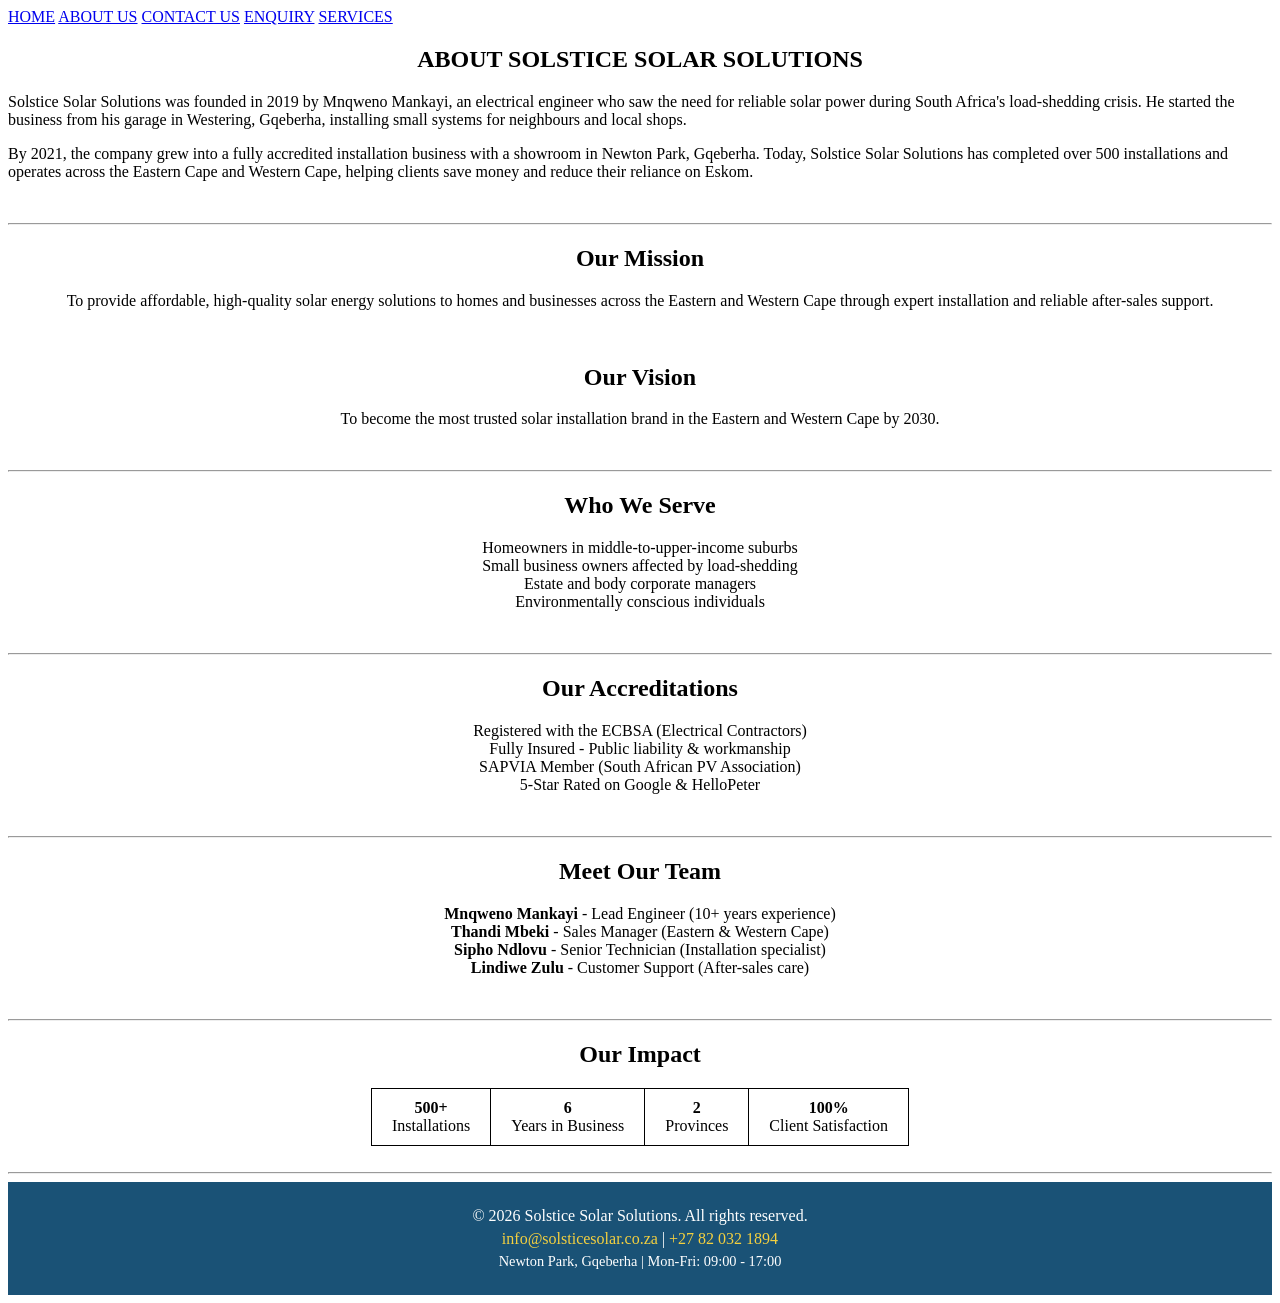
<file: pages/about.html>
<!DOCTYPE html>
<html lang="en">
<head>
    <meta charset="UTF-8">
    <meta name="viewport" content="width=device-width, initial-scale=1.0">
    <title>Solstice Solar Solutions | ABOUT US</title>
</head>
<body>
    <header>
        <!--Logo goes here-->
        <!--Navigation links-->
        <nav>
            <a href="./index.html">HOME</a>
            <a href="./about.html">ABOUT US</a>
            <a href="./contact.html">CONTACT US</a>
            <a href="./enquiry.html">ENQUIRY</a>
            <a href="#">SERVICES</a>
        </nav>
    </header>
    <!--Main section-->
    <main>
        <!--First Section-->
        <section>
            <h1 style="color: rgb(0, 0, 0); text-align:center;">ABOUT SOLSTICE SOLAR SOLUTIONS</h1>
            <p style="font-size: medium; font-family: 'Times New Roman', Times, serif;">
                Solstice Solar Solutions was founded in 2019 by Mnqweno Mankayi, an electrical engineer 
                who saw the need for reliable solar power during South Africa's load-shedding crisis. 
                He started the business from his garage in Westering, Gqeberha, installing small systems 
                for neighbours and local shops.
            </p>
            <p style="font-size: medium; font-family: 'Times New Roman', Times, serif;">
                By 2021, the company grew into a fully accredited installation business with a showroom 
                in Newton Park, Gqeberha. Today, Solstice Solar Solutions has completed over 500 installations 
                and operates across the Eastern Cape and Western Cape, helping clients save money and reduce 
                their reliance on Eskom.
            </p>
            <br/>
            <hr/>
        </section>

        <!--Mission Section-->
        <section>
            <h2 style="text-align:center; color: #000000;">Our Mission</h2>
            <p style="font-size: medium; font-family: 'Times New Roman', Times, serif; text-align:center;">
                To provide affordable, high-quality solar energy solutions to homes and businesses across 
                the Eastern and Western Cape through expert installation and reliable after-sales support.
            </p>
            <br/>
        </section>

        <!--Vision Section-->
        <section>
            <h2 style="text-align:center; color: #000000;">Our Vision</h2>
            <p style="font-size: medium; font-family: 'Times New Roman', Times, serif; text-align:center;">
                To become the most trusted solar installation brand in the Eastern and Western Cape by 2030.
            </p>
            <br/>
            <hr/>
        </section>

        <!--Target Audience Section-->
        <section>
            <h2 style="text-align:center; color: #000000;">Who We Serve</h2>
            <ul style="font-size: medium; font-family: 'Times New Roman', Times, serif; text-align:center; list-style: none; padding: 0;">
                <li> Homeowners in middle-to-upper-income suburbs</li>
                <li> Small business owners affected by load-shedding</li>
                <li> Estate and body corporate managers</li>
                <li> Environmentally conscious individuals</li>
            </ul>
            <br/>
            <hr/>
        </section>

        <!--Accreditations Section-->
        <section>
            <h2 style="text-align:center; color: #000000;">Our Accreditations</h2>
            <ul style="font-size: medium; font-family: 'Times New Roman', Times, serif; text-align:center; list-style: none; padding: 0;">
                <li> Registered with the ECBSA (Electrical Contractors)</li>
                <li> Fully Insured - Public liability &amp; workmanship</li>
                <li> SAPVIA Member (South African PV Association)</li>
                <li> 5-Star Rated on Google &amp; HelloPeter</li>
            </ul>
            <br/>
            <hr/>
        </section>

        <!--Team Section-->
        <section>
            <h2 style="text-align:center; color: #000000;">Meet Our Team</h2>
            <ul style="font-size: medium; font-family: 'Times New Roman', Times, serif; text-align:center; list-style: none; padding: 0;">
                <li><strong>Mnqweno Mankayi</strong> - Lead Engineer (10+ years experience)</li>
                <li><strong>Thandi Mbeki</strong> - Sales Manager (Eastern &amp; Western Cape)</li>
                <li><strong>Sipho Ndlovu</strong> - Senior Technician (Installation specialist)</li>
                <li><strong>Lindiwe Zulu</strong> - Customer Support (After-sales care)</li>
            </ul>
            <br/>
            <hr/>
        </section>

        <!--Statistics Section-->
        <section>
            <h2 style="text-align:center; color: #000000;">Our Impact</h2>
            <table style="margin: 0 auto; border-collapse: collapse; font-family: 'Times New Roman', Times, serif; font-size: medium;">
                <tr>
                    <td style="padding: 10px 20px; border: 1px solid #000000; text-align: center;">
                        <strong>500+</strong><br/>Installations
                    </td>
                    <td style="padding: 10px 20px; border: 1px solid #000000; text-align: center;">
                        <strong>6</strong><br/>Years in Business
                    </td>
                    <td style="padding: 10px 20px; border: 1px solid #000000; text-align: center;">
                        <strong>2</strong><br/>Provinces
                    </td>
                    <td style="padding: 10px 20px; border: 1px solid #000000; text-align: center;">
                        <strong>100%</strong><br/>Client Satisfaction
                    </td>
                </tr>
            </table>
            <br/>
            <hr/>
        </section>

        <!--Footer Section-->
        <footer style="background-color: #1A5276; color: #ffffff; padding: 20px; text-align: center;">
            <p style="margin: 5px 0;">&copy; 2026 Solstice Solar Solutions. All rights reserved.</p>
            <p style="margin: 5px 0;">
                <a href="mailto:info@solsticesolar.co.za" style="color: #F4D03F; text-decoration: none;">info@solsticesolar.co.za</a> | 
                <a href="tel:+27820321894" style="color: #F4D03F; text-decoration: none;">+27 82 032 1894</a>
            </p>
            <p style="margin: 5px 0; font-size: 0.9rem;">Newton Park, Gqeberha | Mon-Fri: 09:00 - 17:00</p>
        </footer>
    </main>
</body>
</html>
</file>
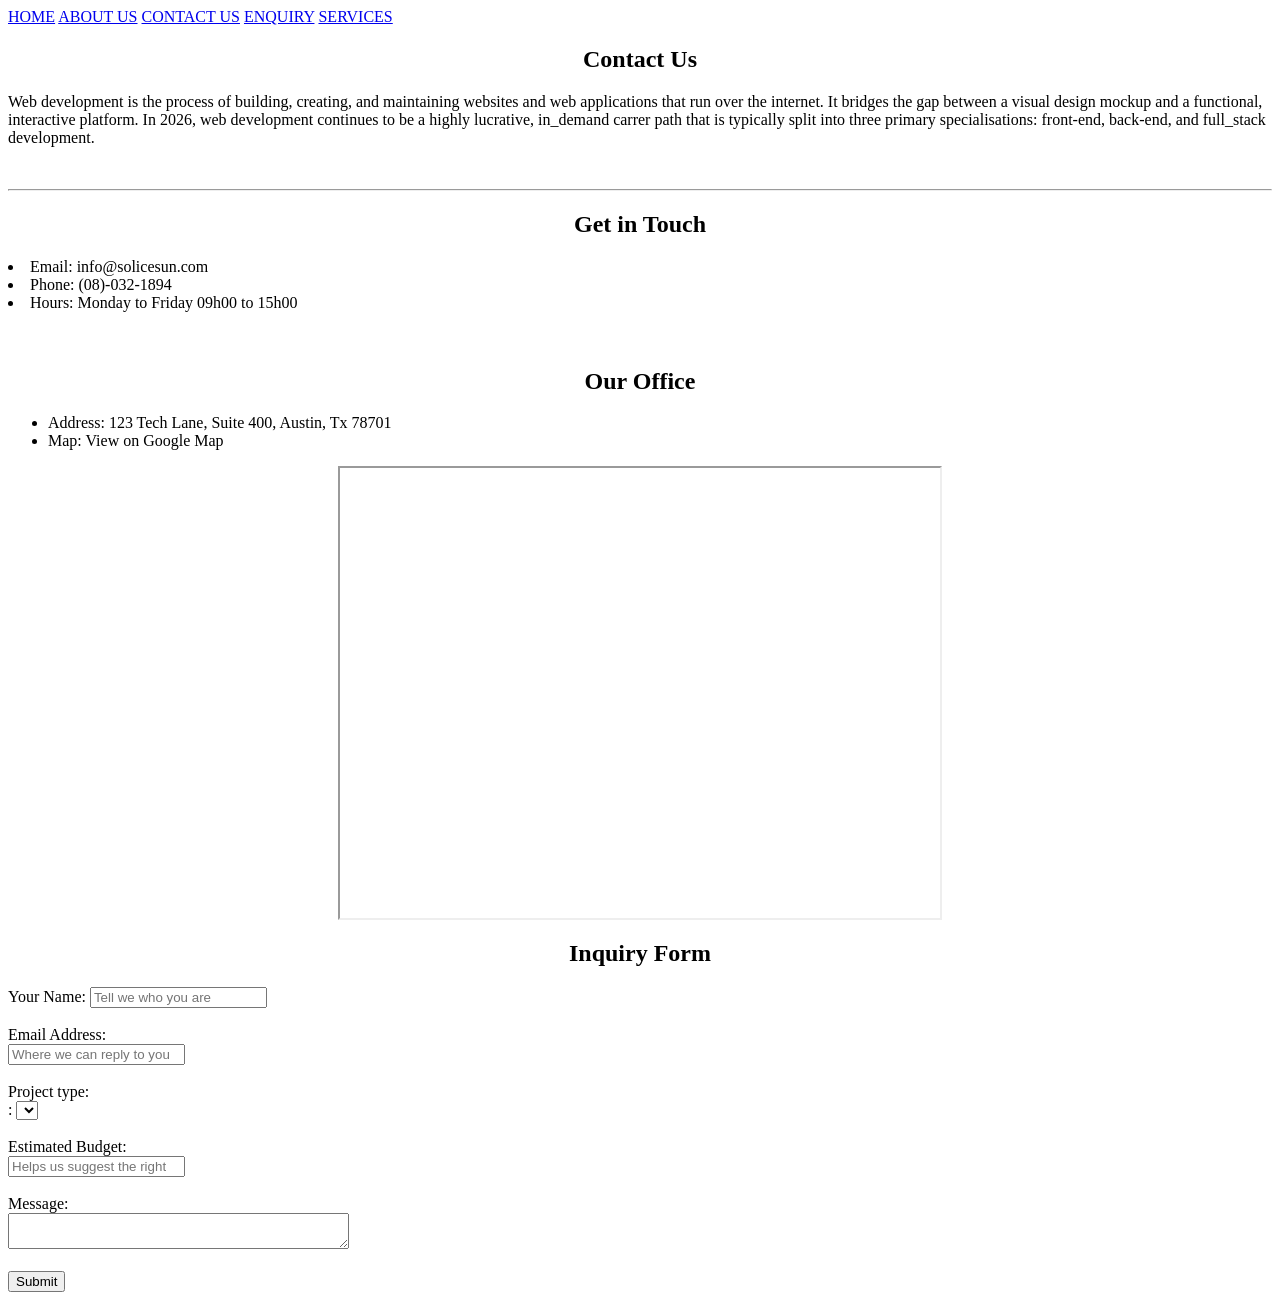
<file: pages/contact.html>
<!DOCTYPE html>
<html lang="en">
<head>
    <meta charset="UTF-8">
    <meta name="viewport" content="width=device-width, initial-scale=1.0">
    <title>SOLSICE_SUN | CONTACT US</title>
</head>
<body>
     <header>
        <!--Logo goes here-->
        <!--Navigation links-->
        <nav>
            <a href="./index.html">HOME</a>
            <a href="./about.html">ABOUT US</a>
            <a href="./contact.html">CONTACT US</a>
            <a href="./enquiry.html">ENQUIRY</a>
            <a href="#">SERVICES</a>
        </nav>
    </header>
    <!--Main Section-->
    <main>
        <section>
            <h1 style="text-align: center;">Contact Us</h1>
            <p style="font-size: medium; font-family: 'Times New Roman', Times, serif"></p>
                Web development is the process of building, creating, and maintaining websites and web applications that run over the internet.
                It bridges the gap between a visual design mockup and a functional, interactive platform.
                In 2026, web development continues to be a highly lucrative,
                in_demand carrer path that is typically split into three primary specialisations:
                front-end, back-end, and full_stack development.
            </p><br/>
            <hr/>
        </section>
        <!--Contact details-->
        <section>
            <h1 style="text-align: center;">Get in Touch</h1>
            <li>Email: info@solicesun.com</li>
            <li>Phone: (08)-032-1894</li>
            <li>Hours: Monday to Friday 09h00 to 15h00</li>
            <br/><br/>
        </section>
        <!--Location Details-->
        <section>
            <h1 style="text-align: center;">Our Office</h1>
            <ul>
                <li>Address: 123 Tech Lane, Suite 400, Austin, Tx 78701</li>
                <li>Map: View on Google Map</li>
            </ul>
            <!--Google Map-->
            <iframe style="display: block; margin: 0 auto;" src="https://www.google.com/maps/embed?pb=!1m18!1m12!1m3!1d3309.607875483048!2d25.576418327463273!3d-33.951212216486304!2m3!1f0!2f0!3f0!3m2!1i1024!2i768!4f13.1!3m3!1m2!1s0x1e7ad32acf52d90f%3A0xf97a6f5c47bc1138!2sRosebank%20College%20Nelson%20Mandela%20Bay!5e0!3m2!1sen!2sza!4v1786087829760!5m2!1sen!2sza" 
                width="600" 
                height="450" 
                style="border:0;" 
                allowfullscreen="" 
                loading="lazy" 
                referrerpolicy="strict-origin-when-cross-origin"
                ></iframe>
        </section>
        <section>
            <h1 style="text-align: center;">Inquiry Form</h1>
            <!--Create a form-->
            <form action="#" method="POST" >
                <label for= "name" name="name">Your Name:</label>
                <input type="text" id="name" placeholder="Tell we who you are" required>
                <br/><br/>
                <label for="email" name="email">Email Address:</label><br/>
                <input type="email" name="email" placeholder="Where we can reply to you" required>
                <br/><br/>
                <label for="proj_type" name="proj_type"> Project type:</label><br/> :
                <select id="proj_type" name="proj_type" required>
                    <option value=""---Select--- ></option>
                    <option value="" Web Develpoment ></option>
                    <option value="" e-Cmmerce ></option>
                    <option value="" Redesign ></option>
                </select>
                <br/><br/>
                <label for="budget" name="budget"> Estimated Budget:</label></br>
                <input type="number" name="budget" min="8" placeholder="Helps us suggest the right solution" required>
                <br/><br/>
                <label for="message" name="message"> Message:<label><br/>
                <textarea name="message" cols="40" placeholder="tell us abou your goals and timeline" required>

                </textarea>
                <br/><br/>
                <button type="submit">Submit</button>
            </form>
        </section>
    </main>
</body>
</html>
</file>
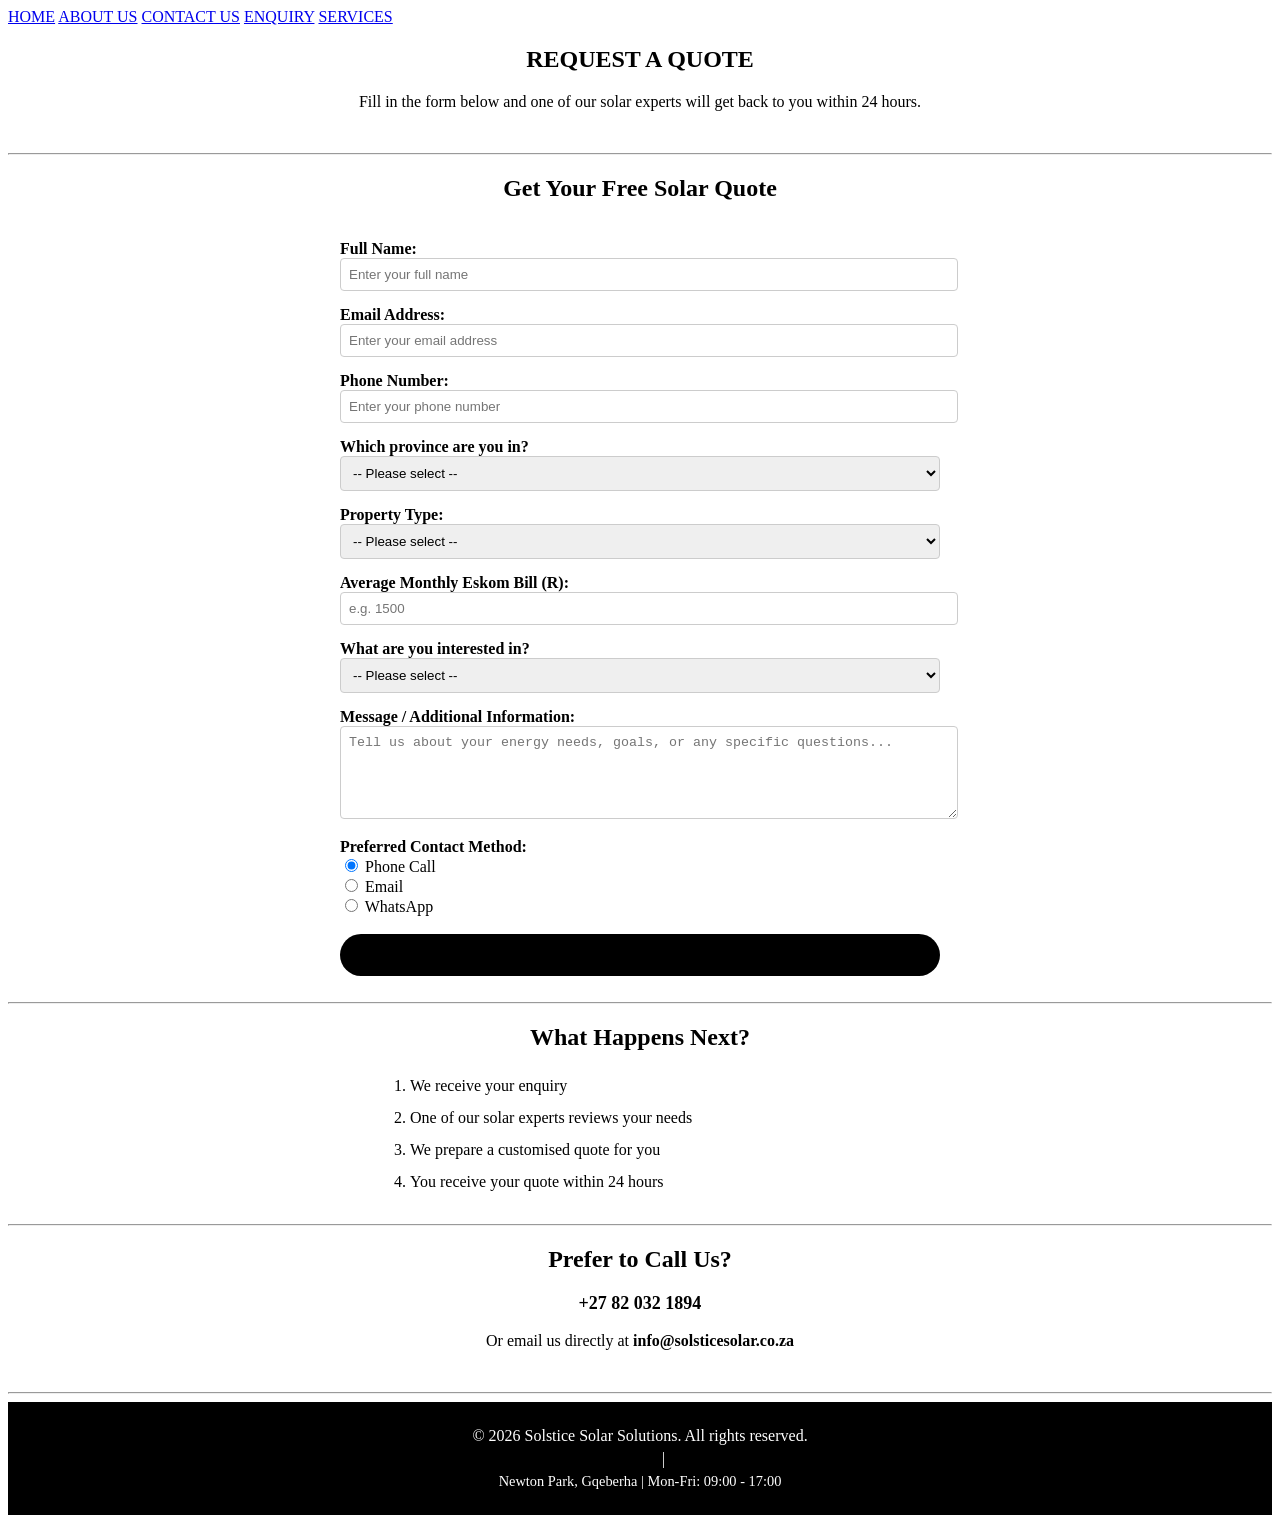
<file: pages/enquiry.html>
<!DOCTYPE html>
<html lang="en">
<head>
    <meta charset="UTF-8">
    <meta name="viewport" content="width=device-width, initial-scale=1.0">
    <title>Solstice Solar Solutions | ENQUIRY</title>
</head>
<body>
    <header>
        <!--Logo goes here-->
        <!--Navigation links-->
        <nav>
            <a href="./index.html">HOME</a>
            <a href="./about.html">ABOUT US</a>
            <a href="./contact.html">CONTACT US</a>
            <a href="./enquiry.html">ENQUIRY</a>
            <a href="#">SERVICES</a>
        </nav>
    </header>
    <!--Main section-->
    <main>
        <!--Enquiry Header-->
        <section>
            <h1 style="color: rgb(0, 0, 0); text-align:center;">REQUEST A QUOTE</h1>
            <p style="font-size: medium; font-family: 'Times New Roman', Times, serif; text-align: center;">
                Fill in the form below and one of our solar experts will get back to you within 24 hours.
            </p>
            <br/>
            <hr/>
        </section>

        <!--Enquiry Form Section-->
        <section>
            <h2 style="text-align:center; color: #000000;">Get Your Free Solar Quote</h2>
            <br/>

            <form action="#" method="POST" style="max-width: 600px; margin: 0 auto; font-family: 'Times New Roman', Times, serif;">
                <!--Full Name-->
                <label for="fullname" style="font-weight: bold;">Full Name:</label><br/>
                <input type="text" id="fullname" name="fullname" placeholder="Enter your full name" required style="width: 100%; padding: 8px; margin-bottom: 15px; border: 1px solid #ccc; border-radius: 4px;">
                <br/>

                <!--Email Address-->
                <label for="email" style="font-weight: bold;">Email Address:</label><br/>
                <input type="email" id="email" name="email" placeholder="Enter your email address" required style="width: 100%; padding: 8px; margin-bottom: 15px; border: 1px solid #ccc; border-radius: 4px;">
                <br/>

                <!--Phone Number-->
                <label for="phone" style="font-weight: bold;">Phone Number:</label><br/>
                <input type="tel" id="phone" name="phone" placeholder="Enter your phone number" required style="width: 100%; padding: 8px; margin-bottom: 15px; border: 1px solid #ccc; border-radius: 4px;">
                <br/>

                <!--Location/Province-->
                <label for="province" style="font-weight: bold;">Which province are you in?</label><br/>
                <select id="province" name="province" required style="width: 100%; padding: 8px; margin-bottom: 15px; border: 1px solid #ccc; border-radius: 4px;">
                    <option value="">-- Please select --</option>
                    <option value="eastern-cape">Eastern Cape</option>
                    <option value="western-cape">Western Cape</option>
                    <option value="other">Other</option>
                </select>
                <br/>

                <!--Property Type-->
                <label for="property" style="font-weight: bold;">Property Type:</label><br/>
                <select id="property" name="property" required style="width: 100%; padding: 8px; margin-bottom: 15px; border: 1px solid #ccc; border-radius: 4px;">
                    <option value="">-- Please select --</option>
                    <option value="home">Home / House</option>
                    <option value="estate">Estate / Body Corporate</option>
                    <option value="business">Business / Office</option>
                    <option value="farm">Farm / Agricultural</option>
                    <option value="other">Other</option>
                </select>
                <br/>

                <!--Average Monthly Eskom Bill-->
                <label for="bill" style="font-weight: bold;">Average Monthly Eskom Bill (R):</label><br/>
                <input type="number" id="bill" name="bill" placeholder="e.g. 1500" min="0" style="width: 100%; padding: 8px; margin-bottom: 15px; border: 1px solid #ccc; border-radius: 4px;">
                <br/>

                <!--Interested In-->
                <label for="interest" style="font-weight: bold;">What are you interested in?</label><br/>
                <select id="interest" name="interest" required style="width: 100%; padding: 8px; margin-bottom: 15px; border: 1px solid #ccc; border-radius: 4px;">
                    <option value="">-- Please select --</option>
                    <option value="panels">Solar Panels Only</option>
                    <option value="inverter">Inverter Only</option>
                    <option value="battery">Battery Only</option>
                    <option value="full-system">Full System (Panels + Inverter + Battery)</option>
                    <option value="consultation">Consultation / Advice</option>
                </select>
                <br/>

                <!--Message-->
                <label for="message" style="font-weight: bold;">Message / Additional Information:</label><br/>
                <textarea id="message" name="message" rows="5" placeholder="Tell us about your energy needs, goals, or any specific questions..." style="width: 100%; padding: 8px; margin-bottom: 15px; border: 1px solid #ccc; border-radius: 4px; resize: vertical;"></textarea>
                <br/>

                <!--Preferred Contact Method-->
                <label style="font-weight: bold;">Preferred Contact Method:</label><br/>
                <input type="radio" id="phone_contact" name="contact_method" value="phone" checked>
                <label for="phone_contact">Phone Call</label>
                <br/>
                <input type="radio" id="email_contact" name="contact_method" value="email">
                <label for="email_contact">Email</label>
                <br/>
                <input type="radio" id="whatsapp_contact" name="contact_method" value="whatsapp">
                <label for="whatsapp_contact">WhatsApp</label>
                <br/><br/>

                <!--Submit Button-->
                <button type="submit" style="background-color: #000000; color: #000000; font-weight: bold; padding: 12px 30px; border: none; border-radius: 25px; font-size: 16px; cursor: pointer; width: 100%;">
                    SUBMIT ENQUIRY
                </button>
            </form>
            <br/>
            <hr/>
        </section>

        <!--What Happens Next Section-->
        <section>
            <h2 style="text-align:center; color: #000000;">What Happens Next?</h2>
            <ol style="font-size: medium; font-family: 'Times New Roman', Times, serif; max-width: 500px; margin: 0 auto; line-height: 2;">
                <li> We receive your enquiry</li>
                <li> One of our solar experts reviews your needs</li>
                <li> We prepare a customised quote for you</li>
                <li> You receive your quote within 24 hours</li>
            </ol>
            <br/>
            <hr/>
        </section>

        <!--Quick Contact Section-->
        <section>
            <h2 style="text-align:center; color: #000000;">Prefer to Call Us?</h2>
            <p style="text-align:center; font-size: large; font-family: 'Times New Roman', Times, serif;">
                <strong> <a href="tel:+27820321894" style="color: #000000; text-decoration: none;">+27 82 032 1894</a></strong>
            </p>
            <p style="text-align:center; font-family: 'Times New Roman', Times, serif;">
                Or email us directly at <strong><a href="mailto:info@solsticesolar.co.za" style="color: #000000; text-decoration: none;">info@solsticesolar.co.za</a></strong>
            </p>
            <br/>
            <hr/>
        </section>

        <!--Footer Section-->
        <footer style="background-color: #000000; color: #ffffff; padding: 20px; text-align: center;">
            <p style="margin: 5px 0;">&copy; 2026 Solstice Solar Solutions. All rights reserved.</p>
            <p style="margin: 5px 0;">
                <a href="mailto:info@solsticesolar.co.za" style="color: #000000; text-decoration: none;">info@solsticesolar.co.za</a> | 
                <a href="tel:+27820321894" style="color: #000000; text-decoration: none;">+27 82 032 1894</a>
            </p>
            <p style="margin: 5px 0; font-size: 0.9rem;">Newton Park, Gqeberha | Mon-Fri: 09:00 - 17:00</p>
        </footer>
    </main>
</body>
</html>
</file>
<file: css/style.css>
/* ============================================================
   SOLSTICE SOLAR SOLUTIONS - STYLESHEET
   Colors: Blue #1A5276 | Yellow #F4D03F | Green #27AE60
   ============================================================ */

:root {
    --blue:      #1A5276;
    --yellow:    #F4D03F;
    --green:     #27AE60;
    --grey:      #F8F9FA;
    --dark:      #1a1a1a;
    --mid:       #555555;
    --light:     #777777;
    --white:     #ffffff;
}

/* ===== BASE ===== */
* {
    margin: 0;
    padding: 0;
    box-sizing: border-box;
}

body {
    font-family: 'Roboto', Arial, sans-serif;
    font-size: 16px;
    line-height: 1.7;
    color: var(--dark);
    background: var(--white);
}

h1, h2, h3, h4 {
    font-family: 'Montserrat', Arial, sans-serif;
    color: var(--blue);
    line-height: 1.3;
    margin-bottom: 15px;
}

h1 { font-size: 2.4rem; }
h2 { font-size: 1.8rem; }
h3 { font-size: 1.3rem; }
h4 { font-size: 1.1rem; }

p {
    margin-bottom: 15px;
    color: var(--mid);
}

a {
    color: var(--blue);
    text-decoration: none;
}

a:hover {
    color: var(--yellow);
}

img {
    max-width: 100%;
    display: block;
}

hr {
    border: none;
    border-top: 1px solid #ddd;
    margin: 30px 0;
}

/* ===== CONTAINER ===== */
.container {
    max-width: 1100px;
    margin: 0 auto;
    padding: 0 20px;
}

/* ===== HEADER / NAV ===== */
header {
    background: var(--blue);
    padding: 15px 0;
    position: sticky;
    top: 0;
    z-index: 100;
}

header .container {
    display: flex;
    align-items: center;
    justify-content: space-between;
    flex-wrap: wrap;
    gap: 10px;
}

.logo {
    font-family: 'Montserrat', sans-serif;
    font-size: 1.4rem;
    font-weight: 800;
    color: var(--white);
}

.logo span {
    color: var(--yellow);
}

nav {
    display: flex;
    flex-wrap: wrap;
    gap: 5px;
}

nav a {
    color: rgba(255, 255, 255, 0.85);
    font-family: 'Montserrat', sans-serif;
    font-size: 0.85rem;
    font-weight: 600;
    text-transform: uppercase;
    padding: 8px 14px;
    border-radius: 6px;
}

nav a:hover {
    color: var(--white);
    background: rgba(255, 255, 255, 0.15);
}

nav a.active {
    background: var(--yellow);
    color: var(--blue);
}

/* ===== HERO ===== */
.hero {
    background: var(--blue);
    color: var(--white);
    padding: 60px 0;
    text-align: center;
}

.hero h1 {
    color: var(--white);
    font-size: 2.6rem;
    font-weight: 800;
    margin-bottom: 15px;
}

.hero h1 span {
    color: var(--yellow);
}

.hero p {
    color: rgba(255, 255, 255, 0.85);
    font-size: 1.1rem;
    max-width: 650px;
    margin: 0 auto 20px;
}

/* ===== SECTIONS ===== */
.section {
    padding: 50px 0;
}

.section-grey {
    background: var(--grey);
    padding: 50px 0;
}

.section-title {
    text-align: center;
    margin-bottom: 35px;
}

.section-title h2 span {
    color: var(--yellow);
}

.section-title p {
    color: var(--light);
}

/* ===== BUTTONS ===== */
.btn {
    display: inline-block;
    font-family: 'Montserrat', sans-serif;
    font-weight: 700;
    font-size: 0.95rem;
    padding: 12px 28px;
    border: none;
    border-radius: 30px;
    cursor: pointer;
    text-align: center;
    text-decoration: none;
    transition: all 0.3s ease;
}

.btn-yellow {
    background: var(--yellow);
    color: var(--blue);
}

.btn-yellow:hover {
    background: #d4b830;
    color: var(--blue);
}

.btn-blue {
    background: var(--blue);
    color: var(--white);
}

.btn-blue:hover {
    background: #0d3b52;
    color: var(--white);
}

.btn-block {
    display: block;
    width: 100%;
}

/* ===== CARDS ===== */
.card-grid {
    display: grid;
    grid-template-columns: repeat(auto-fit, minmax(240px, 1fr));
    gap: 20px;
}

.card {
    background: var(--white);
    border-radius: 12px;
    padding: 25px;
    box-shadow: 0 3px 15px rgba(0, 0, 0, 0.05);
    border: 1px solid #eee;
    transition: transform 0.3s ease;
}

.card:hover {
    transform: translateY(-5px);
    box-shadow: 0 8px 25px rgba(26, 82, 118, 0.1);
}

.card h3, .card h4 {
    color: var(--blue);
    margin-bottom: 10px;
}

.card p:last-child {
    margin-bottom: 0;
}

/* ===== STATS ===== */
.stats {
    display: flex;
    flex-wrap: wrap;
    justify-content: center;
    gap: 30px;
    margin-top: 30px;
}

.stat {
    text-align: center;
}

.stat .number {
    display: block;
    font-family: 'Montserrat', sans-serif;
    font-size: 1.8rem;
    font-weight: 800;
    color: var(--yellow);
}

.stat .label {
    font-size: 0.85rem;
    color: rgba(255, 255, 255, 0.85);
}

/* ===== FORMS ===== */
form {
    max-width: 600px;
    margin: 0 auto;
}

.form-group {
    margin-bottom: 18px;
}

label {
    display: block;
    font-family: 'Montserrat', sans-serif;
    font-weight: 600;
    font-size: 0.9rem;
    color: var(--blue);
    margin-bottom: 6px;
}

input[type="text"],
input[type="email"],
input[type="tel"],
input[type="number"],
select,
textarea {
    width: 100%;
    padding: 11px 14px;
    font-family: 'Roboto', sans-serif;
    font-size: 1rem;
    color: var(--dark);
    background: var(--white);
    border: 2px solid #e0e0e0;
    border-radius: 8px;
    outline: none;
    transition: border-color 0.3s ease;
}

input:focus,
select:focus,
textarea:focus {
    border-color: var(--blue);
}

textarea {
    resize: vertical;
    min-height: 120px;
}

.radio-group {
    display: flex;
    flex-wrap: wrap;
    gap: 15px;
}

.radio-group label {
    display: flex;
    align-items: center;
    gap: 6px;
    font-weight: 400;
    color: var(--mid);
    margin-bottom: 0;
}

input[type="radio"] {
    accent-color: var(--blue);
    cursor: pointer;
}

form button[type="submit"] {
    width: 100%;
    background: var(--yellow);
    color: var(--blue);
    font-family: 'Montserrat', sans-serif;
    font-weight: 700;
    font-size: 1rem;
    padding: 13px 30px;
    border: none;
    border-radius: 30px;
    cursor: pointer;
    margin-top: 10px;
    transition: background 0.3s ease;
}

form button[type="submit"]:hover {
    background: #d4b830;
}

/* ===== LISTS ===== */
.list-plain {
    list-style: none;
    padding: 0;
}

.list-plain li {
    padding: 10px 0;
    border-bottom: 1px solid #eee;
    color: var(--mid);
}

.list-plain li:last-child {
    border-bottom: none;
}

/* ===== CTA ===== */
.cta {
    background: var(--blue);
    color: var(--white);
    padding: 50px 0;
    text-align: center;
}

.cta h2 {
    color: var(--white);
}

.cta h2 span {
    color: var(--yellow);
}

.cta p {
    color: rgba(255, 255, 255, 0.85);
    max-width: 600px;
    margin: 10px auto 25px;
}

/* ===== FOOTER ===== */
footer {
    background: #0d2b3a;
    color: rgba(255, 255, 255, 0.75);
    padding: 40px 0 20px;
    font-size: 0.9rem;
}

footer h4 {
    color: var(--white);
    font-size: 1rem;
    margin-bottom: 15px;
}

footer a {
    color: rgba(255, 255, 255, 0.75);
}

footer a:hover {
    color: var(--yellow);
}

footer ul {
    list-style: none;
    padding: 0;
}

footer ul li {
    margin-bottom: 8px;
}

.footer-grid {
    display: grid;
    grid-template-columns: repeat(auto-fit, minmax(200px, 1fr));
    gap: 30px;
    margin-bottom: 30px;
}

.footer-bottom {
    border-top: 1px solid rgba(255, 255, 255, 0.1);
    padding-top: 20px;
    text-align: center;
    font-size: 0.85rem;
    color: rgba(255, 255, 255, 0.55);
}

/* ===== RESPONSIVE ===== */
@media (max-width: 768px) {
    h1 { font-size: 1.8rem; }
    h2 { font-size: 1.5rem; }

    .hero {
        padding: 40px 0;
    }

    .hero h1 {
        font-size: 1.8rem;
    }

    .hero p {
        font-size: 1rem;
    }

    header .container {
        flex-direction: column;
        gap: 10px;
    }

    nav {
        justify-content: center;
    }

    nav a {
        font-size: 0.75rem;
        padding: 6px 10px;
    }

    .section, .section-grey {
        padding: 35px 0;
    }

    .stat .number {
        font-size: 1.4rem;
    }

    .stats {
        gap: 20px;
    }
}
</file>
